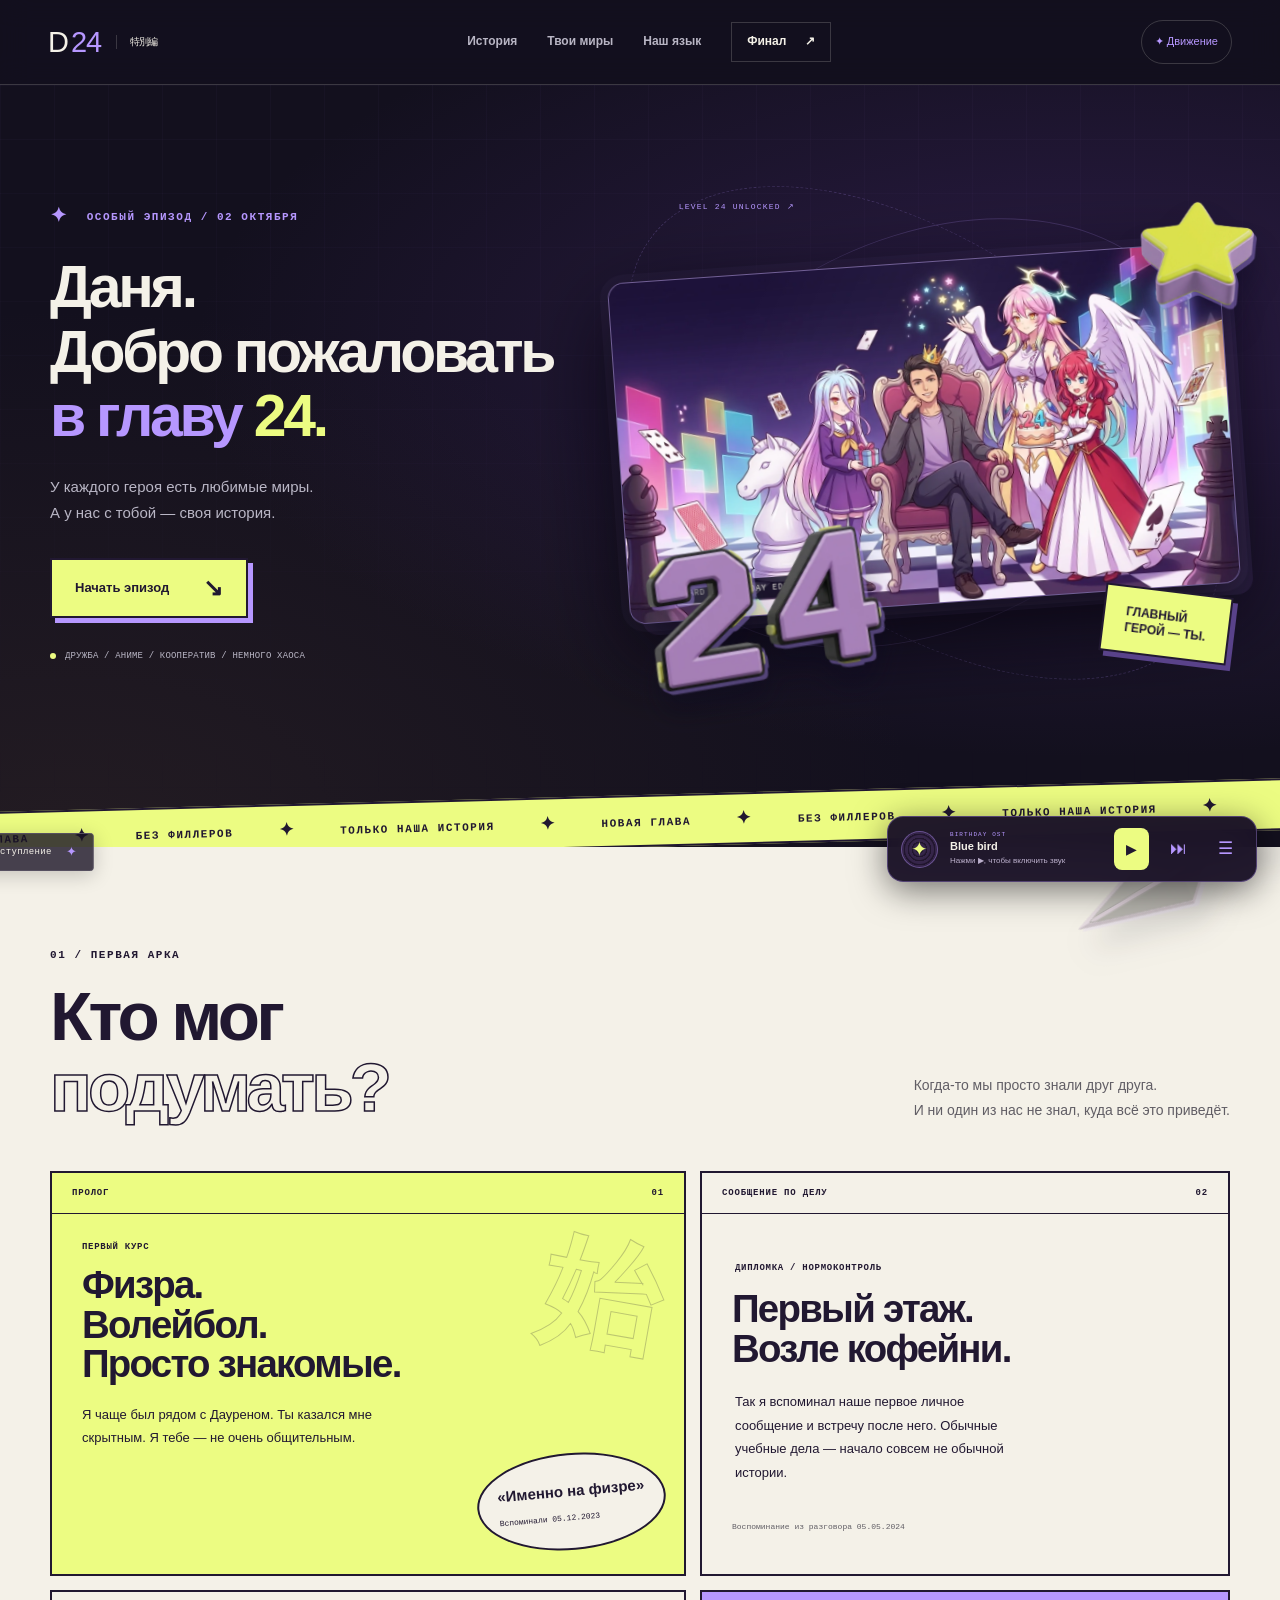
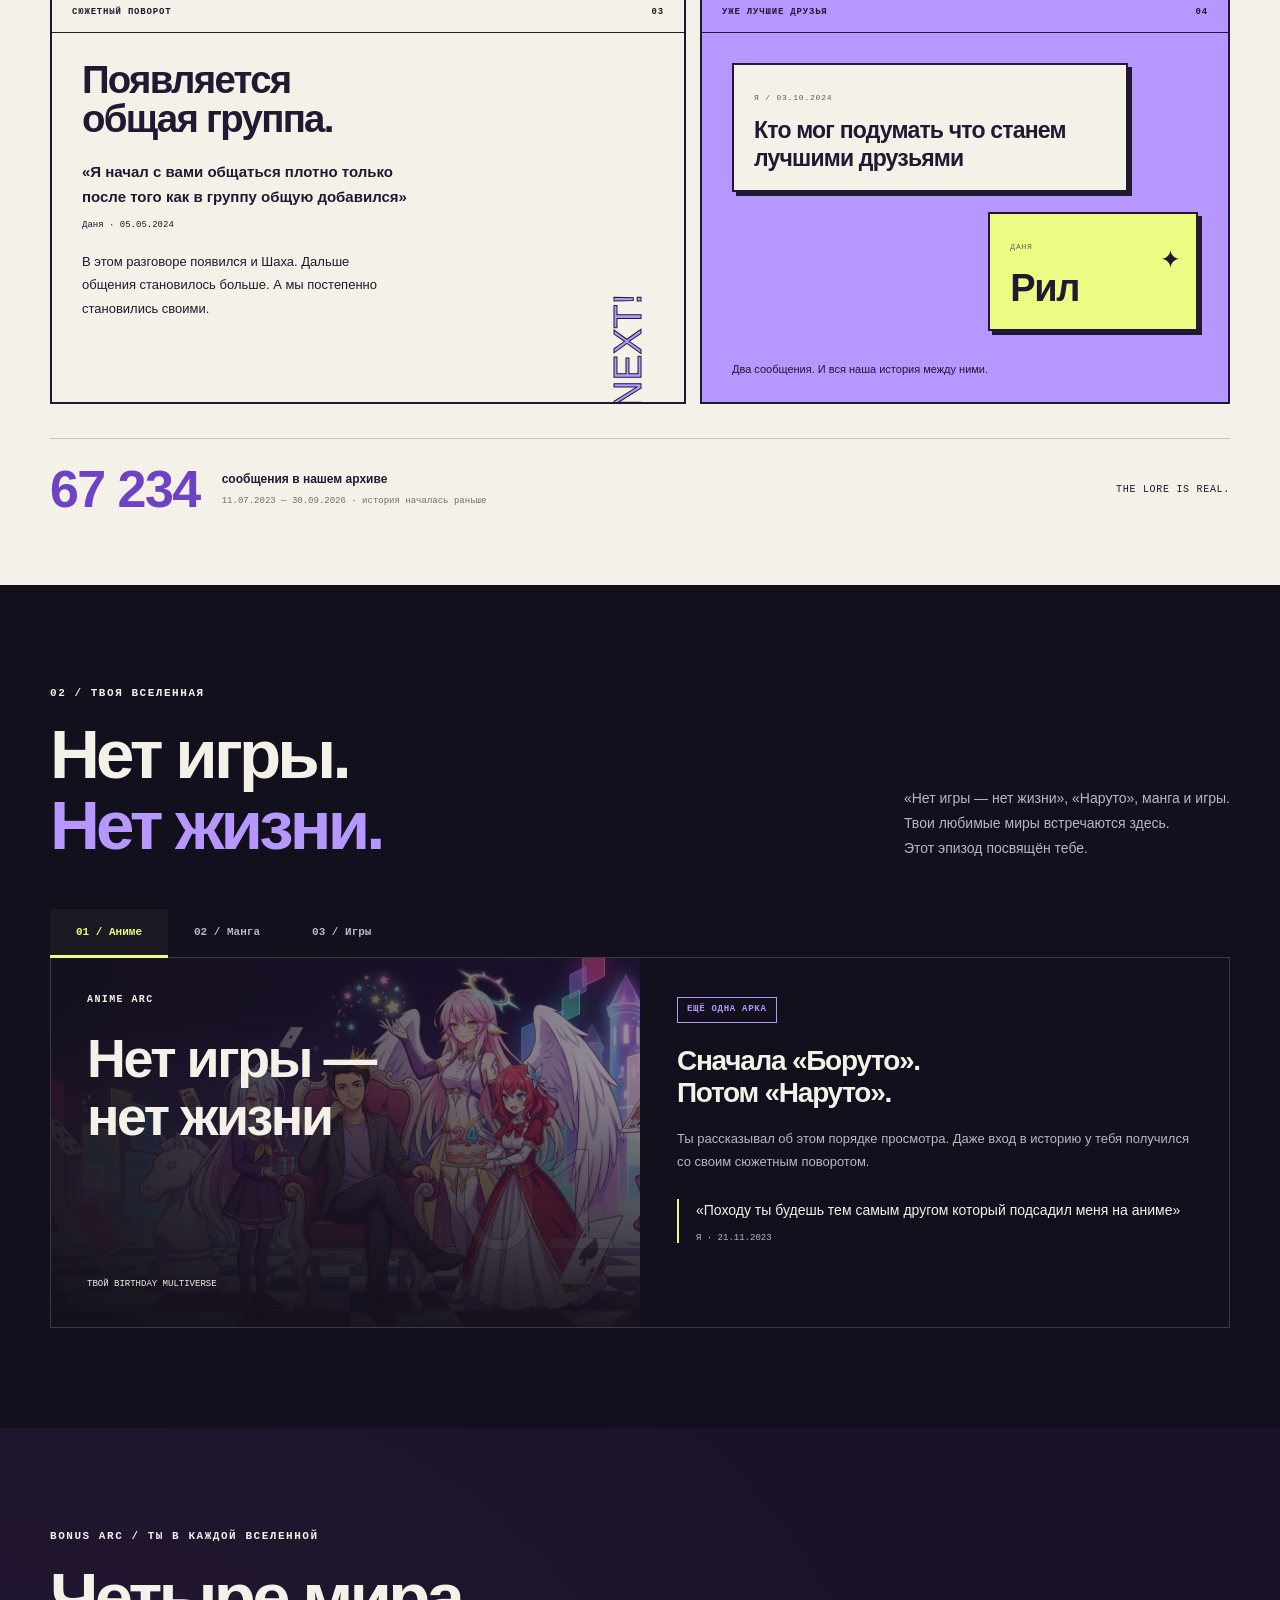
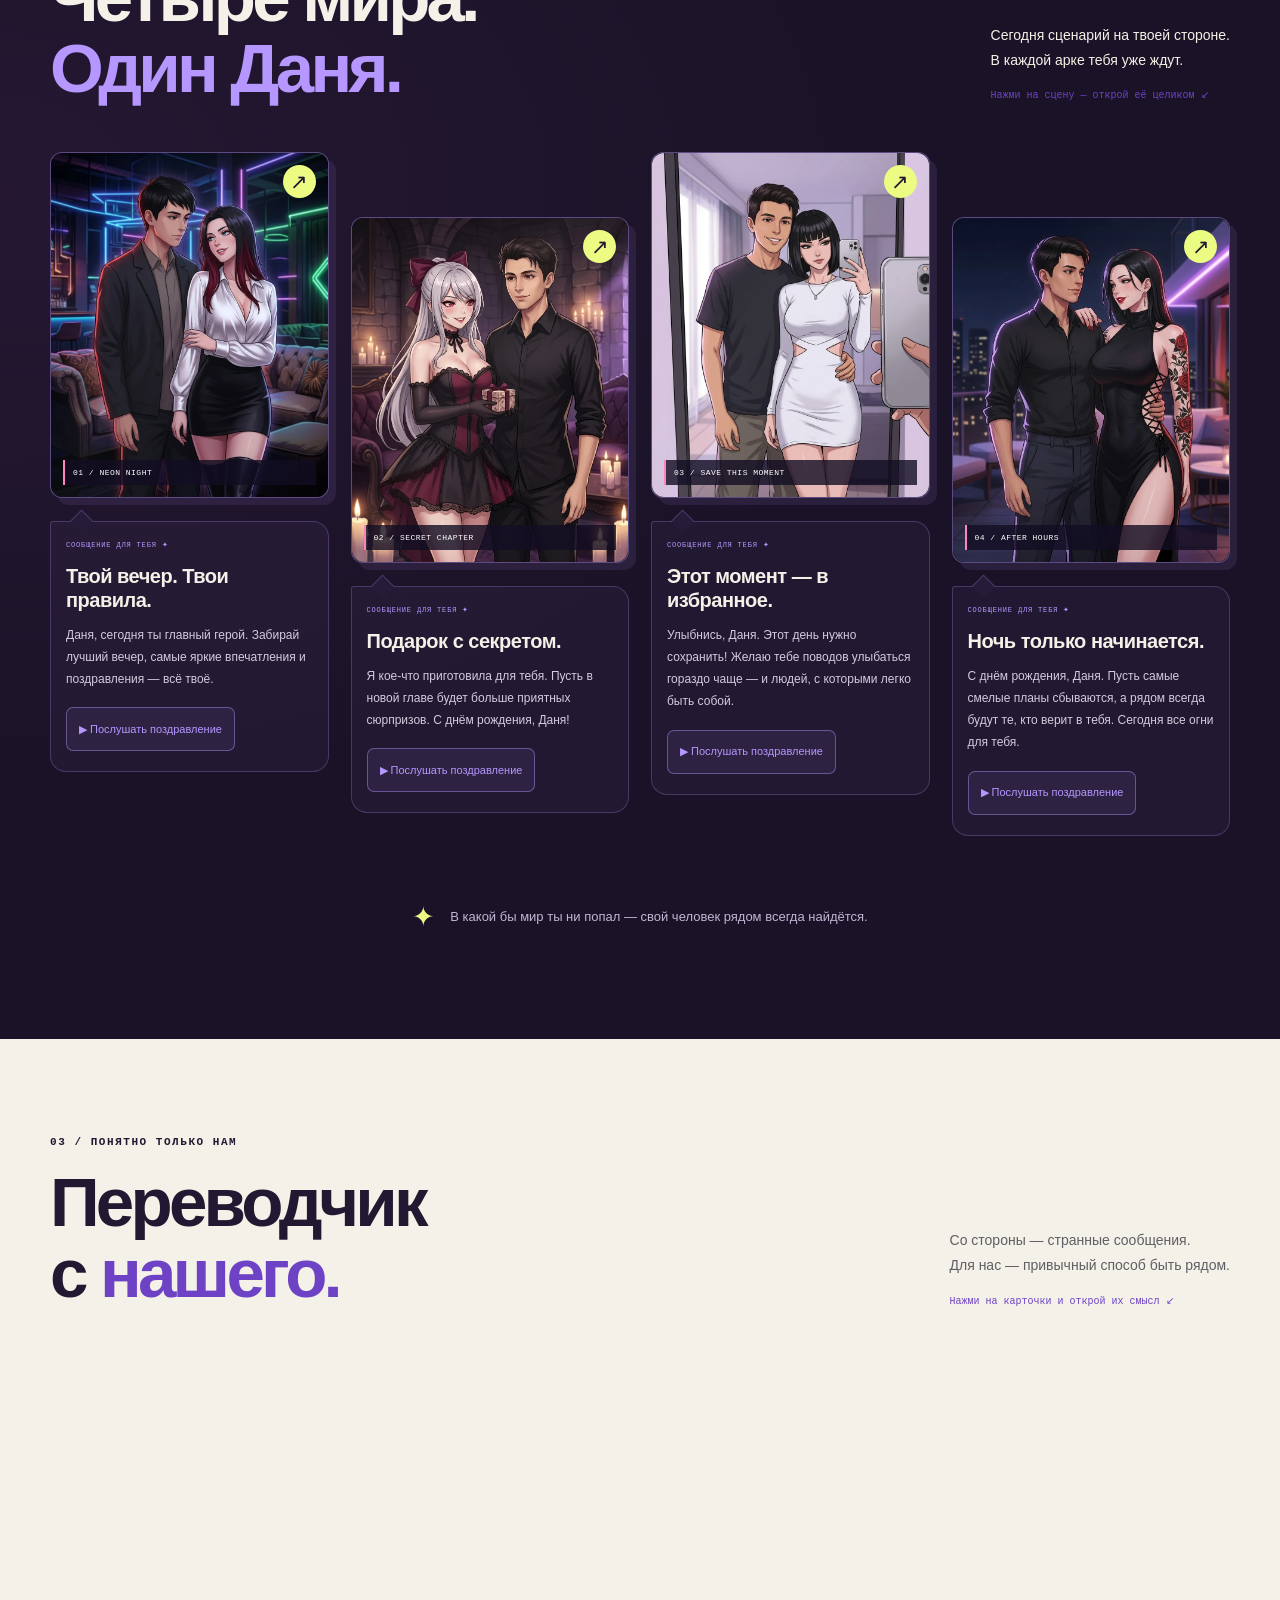
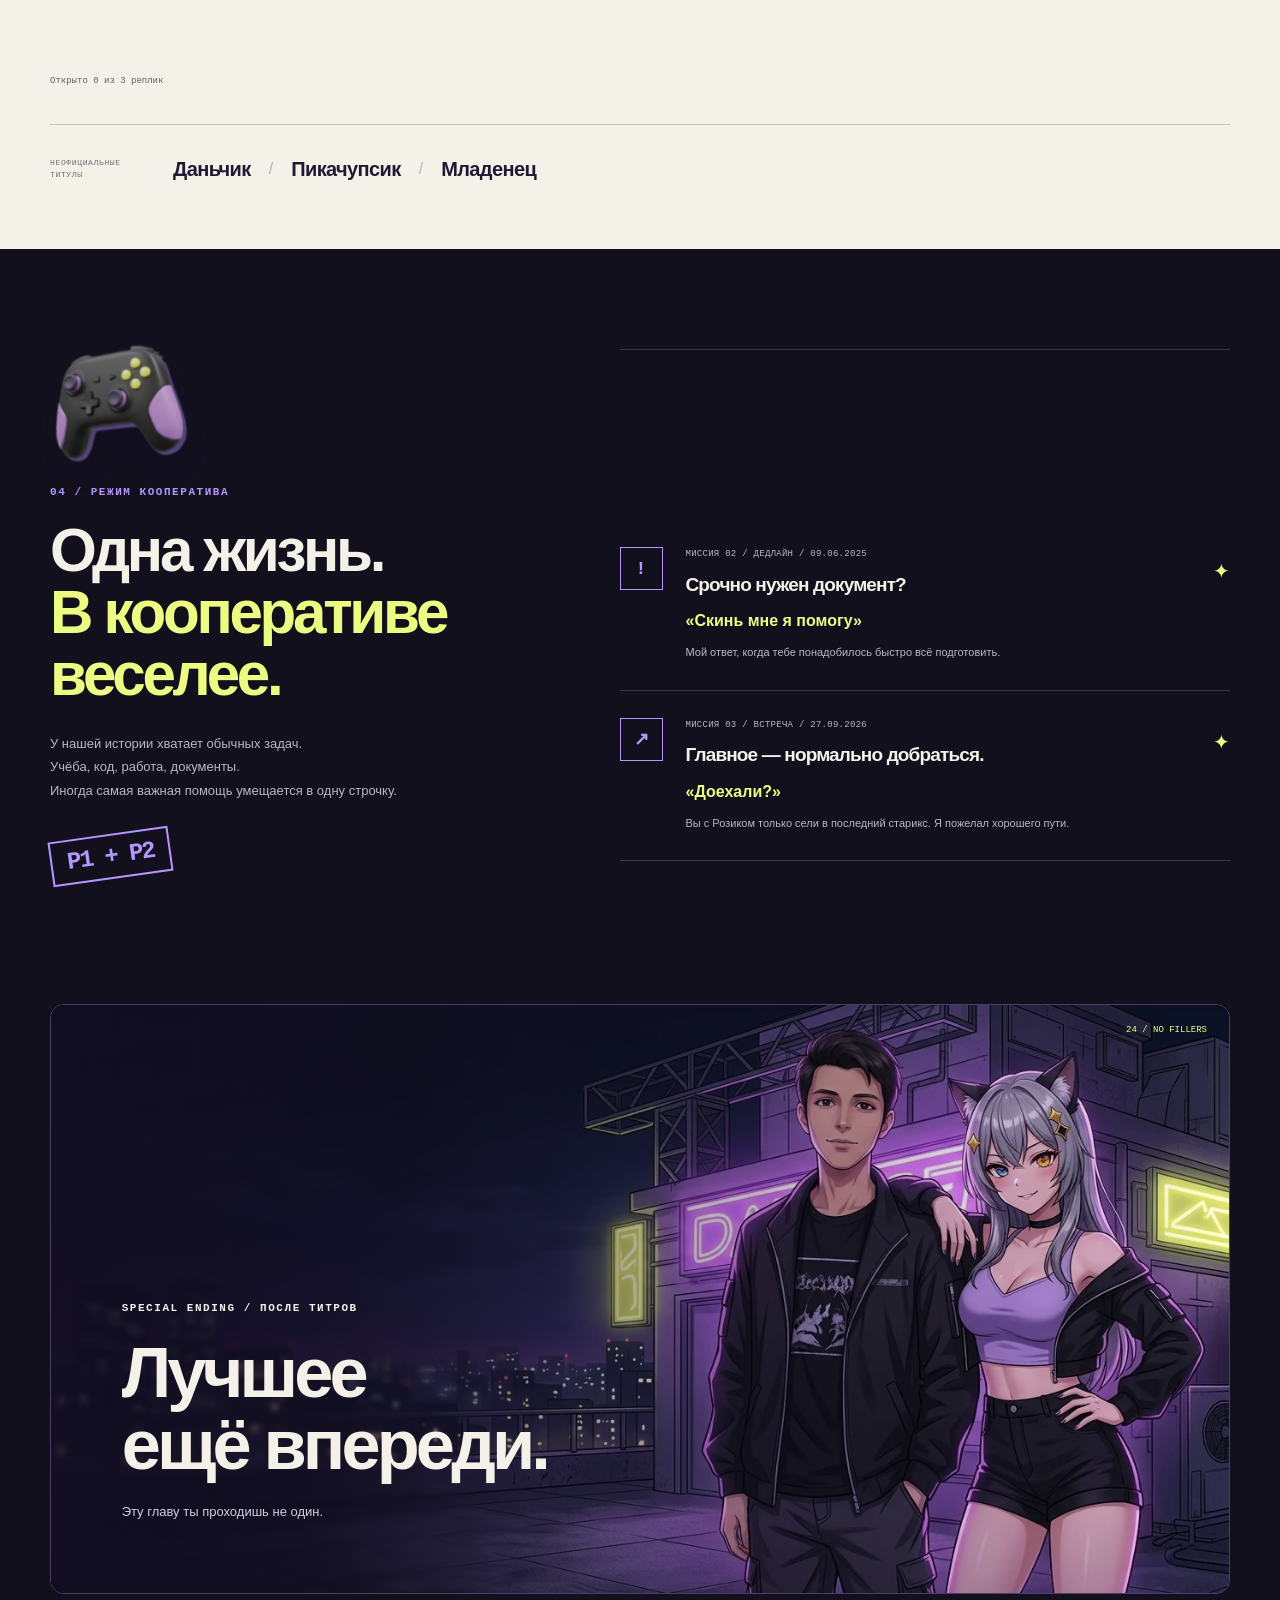
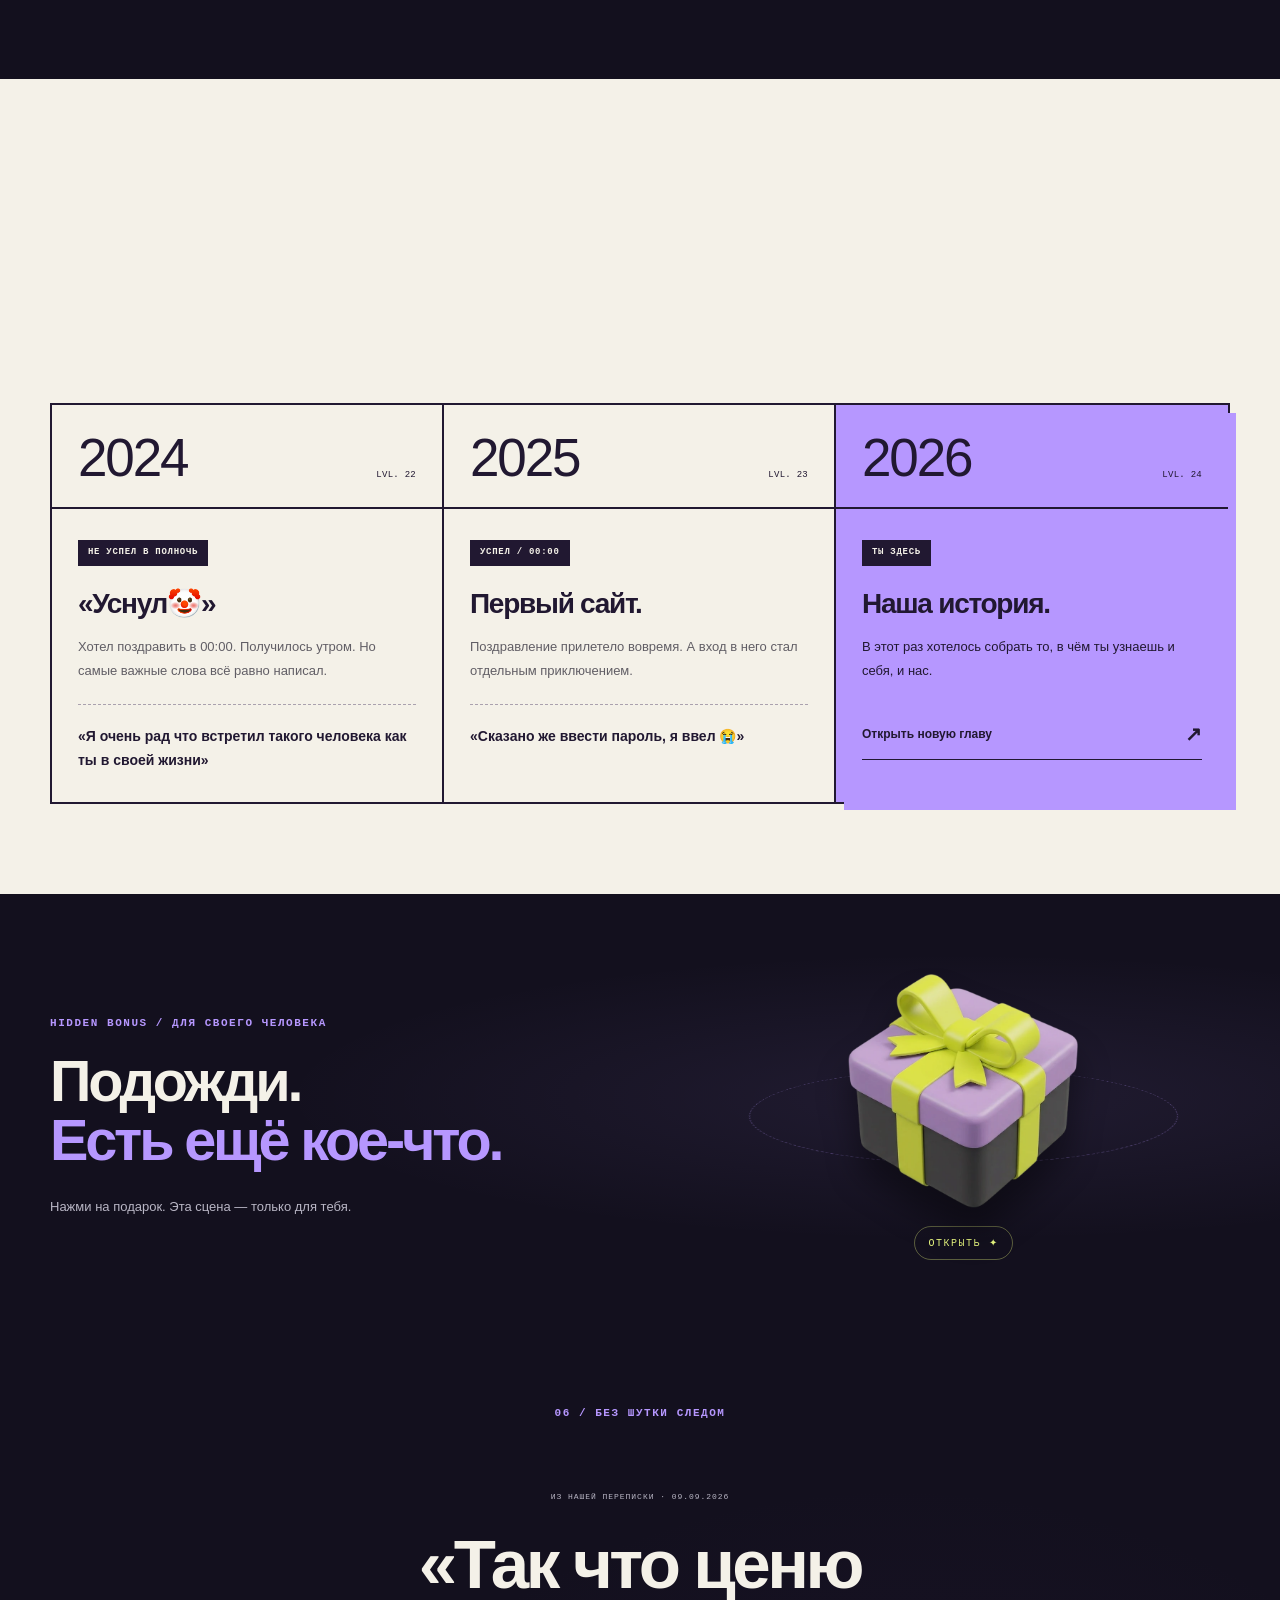
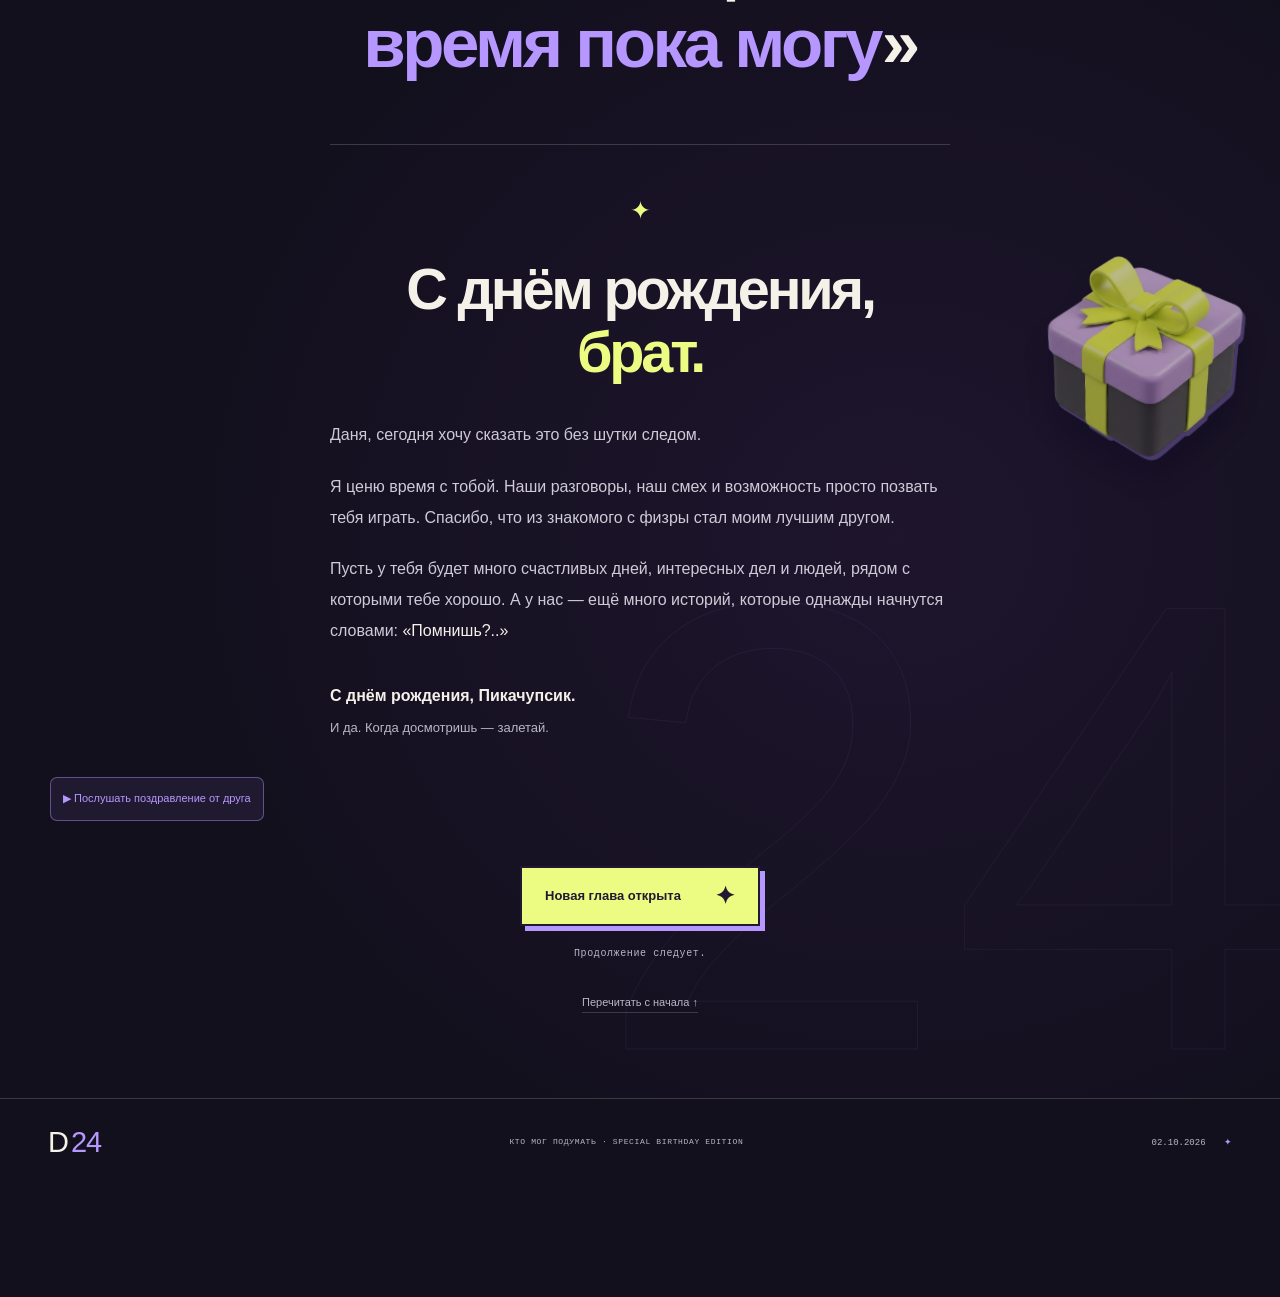
<file: index.html>
<!doctype html>
<html lang="ru">
<head>
  <meta charset="utf-8">
  <meta name="viewport" content="width=device-width, initial-scale=1">
  <meta name="theme-color" content="#181721">
  <meta name="description" content="Даня, с днём рождения. Твоя история, наша дружба и новая глава.">
  <title>Даня · Глава 24 · Birthday multiverse</title>
  <link rel="icon" href="data:,">
  <link rel="stylesheet" href="style.css">
  <script src="config.js" defer></script>
  <script src="app.js" defer></script>
</head>
<body>
  <a class="skip-link" href="#main">К содержимому</a>
  <div class="reading-progress" aria-hidden="true"><span id="progress"></span></div>
  <header class="site-header">
    <a class="wordmark" href="#opening" aria-label="Даня, начало истории">D<span>24</span><i>特別編</i></a>
    <nav aria-label="Главы истории">
      <a href="#story">История</a><a href="#worlds">Твои миры</a><a href="#dictionary">Наш язык</a><a href="#finale" class="nav-final">Финал <span aria-hidden="true">↗</span></a>
    </nav>
    <button class="motion-toggle" id="motion-toggle" type="button" aria-pressed="true" aria-label="Выключить декоративное движение">✦ <span>Движение</span></button>
  </header>

  <main id="main">
    <section id="opening" class="hero chapter" aria-labelledby="hero-title" data-label="Вступление">
      <div class="hero-grid section-width">
        <div class="hero-copy">
          <p class="eyebrow"><span class="tiny-star" aria-hidden="true">✦</span> ОСОБЫЙ ЭПИЗОД / 02 ОКТЯБРЯ</p>
          <h1 id="hero-title">Даня.<br>Добро пожаловать<br><span>в главу <em>24.</em></span></h1>
          <p class="hero-description">У каждого героя есть любимые миры.<br>А у нас с тобой — своя история.</p>
          <a class="button button-yellow" href="#story">Начать эпизод <span aria-hidden="true">↘</span></a>
          <div class="hero-footnote"><span class="signal-dot" aria-hidden="true"></span> ДРУЖБА / АНИМЕ / КООПЕРАТИВ / НЕМНОГО ХАОСА</div>
        </div>
        <div class="hero-universe" aria-label="Даня и персонажи Нет игры — нет жизни">
          <div class="orbit orbit-one" aria-hidden="true"></div><div class="orbit orbit-two" aria-hidden="true"></div>
          <div class="hero-art tilt-card" data-tilt>
            <img src="assets/posternogame.webp" width="1376" height="768" alt="Даня на троне в мире Нет игры — нет жизни, рядом Сиро, Джибрил и Стефани" fetchpriority="high">
            <span class="art-glint" aria-hidden="true"></span><span class="frame-caption">DISBOARD / BIRTHDAY EDITION</span>
          </div>
          <div class="float-object hero-number" data-parallax="0.10" aria-hidden="true"><div class="depth-object"><img src="assets/24.webp" alt="" width="700" height="400"></div></div>
          <div class="float-object hero-star" data-parallax="-0.06" aria-hidden="true"><div class="depth-object"><img src="assets/star.webp" alt="" width="440" height="440"></div></div>
          <span class="hero-sticker">ГЛАВНЫЙ<br>ГЕРОЙ — ТЫ.</span><span class="scene-coordinate" aria-hidden="true">LEVEL 24 UNLOCKED ↗</span>
        </div>
      </div>
      <div class="hero-marquee" aria-hidden="true"><div>НОВАЯ ГЛАВА <span>✦</span> БЕЗ ФИЛЛЕРОВ <span>✦</span> ТОЛЬКО НАША ИСТОРИЯ <span>✦</span> НОВАЯ ГЛАВА <span>✦</span> БЕЗ ФИЛЛЕРОВ <span>✦</span> ТОЛЬКО НАША ИСТОРИЯ <span>✦</span></div></div>
    </section>

    <section id="story" class="story-section chapter light-section" aria-labelledby="story-title" data-label="Знакомство">
      <div class="section-width">
        <div class="story-kunai float-object" data-parallax="0.08" aria-hidden="true"><div class="depth-object"><img src="assets/kunai.webp" alt="" loading="lazy"></div></div>
        <div class="section-heading"><div><p class="eyebrow">01 / ПЕРВАЯ АРКА</p><h2 id="story-title">Кто мог<br><span class="outlined">подумать?</span></h2></div><p class="section-intro">Когда-то мы просто знали друг друга.<br>И ни один из нас не знал, куда всё это приведёт.</p></div>
        <div class="manga-grid">
          <article class="manga-panel panel-first"><div class="panel-top"><span>ПРОЛОГ</span><span>01</span></div><div class="panel-symbol" aria-hidden="true">始</div><div class="panel-content"><p class="panel-kicker">ПЕРВЫЙ КУРС</p><h3>Физра.<br>Волейбол.<br>Просто знакомые.</h3><p>Я чаще был рядом с Дауреном. Ты казался мне скрытным. Я тебе — не очень общительным.</p></div><blockquote class="small-bubble">«Именно на физре»<cite>Вспоминали 05.12.2023</cite></blockquote></article>
          <article class="manga-panel panel-second"><div class="panel-top"><span>СООБЩЕНИЕ ПО ДЕЛУ</span><span>02</span></div><div class="panel-content"><p class="panel-kicker">ДИПЛОМКА / НОРМОКОНТРОЛЬ</p><h3>Первый этаж.<br>Возле кофейни.</h3><p>Так я вспоминал наше первое личное сообщение и встречу после него. Обычные учебные дела — начало совсем не обычной истории.</p></div><span class="panel-note">Воспоминание из разговора 05.05.2024</span></article>
          <article class="manga-panel panel-third"><div class="panel-top"><span>СЮЖЕТНЫЙ ПОВОРОТ</span><span>03</span></div><div class="panel-content"><h3>Появляется<br>общая группа.</h3><blockquote>«Я начал с вами общаться плотно только после того как в группу общую добавился»<cite>Даня · 05.05.2024</cite></blockquote><p>В этом разговоре появился и Шаха. Дальше общения становилось больше. А мы постепенно становились своими.</p></div><span class="impact-word" aria-hidden="true">NEXT!</span></article>
          <article class="manga-panel panel-fourth"><div class="panel-top"><span>УЖЕ ЛУЧШИЕ ДРУЗЬЯ</span><span>04</span></div><div class="chat-pair"><div class="chat-bubble"><span>Я / 03.10.2024</span><p>Кто мог подумать что станем лучшими друзьями</p></div><div class="chat-bubble reply"><span>ДАНЯ</span><p>Рил</p><span class="reply-star" aria-hidden="true">✦</span></div></div><p class="panel-bottom">Два сообщения. И вся наша история между ними.</p></article>
        </div>
        <div class="archive-stat"><strong>67 234</strong><div><span>сообщения в нашем архиве</span><small>11.07.2023 — 30.09.2026 · история началась раньше</small></div><span class="stat-side" aria-hidden="true">THE LORE IS REAL.</span></div>
      </div>
    </section>

    <section id="worlds" class="worlds-section chapter" aria-labelledby="worlds-title" data-label="Твои миры">
      <div class="section-width">
        <div class="section-heading"><div><p class="eyebrow">02 / ТВОЯ ВСЕЛЕННАЯ</p><h2 id="worlds-title">Нет игры.<br><span class="purple-text">Нет жизни.</span></h2></div><p class="section-intro">«Нет игры — нет жизни», «Наруто», манга и игры.<br>Твои любимые миры встречаются здесь.<br>Этот эпизод посвящён тебе.</p></div>
        <div class="world-tabs" role="tablist" aria-label="Интересы Дани">
          <button id="tab-anime" type="button" role="tab" aria-selected="true" aria-controls="panel-anime" tabindex="0" data-world="anime">01 / Аниме</button>
          <button id="tab-manga" type="button" role="tab" aria-selected="false" aria-controls="panel-manga" tabindex="-1" data-world="manga">02 / Манга</button>
          <button id="tab-games" type="button" role="tab" aria-selected="false" aria-controls="panel-games" tabindex="-1" data-world="games">03 / Игры</button>
        </div>
        <div id="panel-anime" class="world-panel" role="tabpanel" aria-labelledby="tab-anime" tabindex="0">
          <div class="world-banner world-anime-art"><img class="world-background" src="assets/posternogame.webp" width="1376" height="768" alt="" loading="lazy"><p class="world-type">ANIME ARC</p><h3>Нет игры —<br>нет жизни</h3><span class="world-number" aria-hidden="true">01</span><p class="world-tag">ТВОЙ BIRTHDAY MULTIVERSE</p></div>
          <div class="world-details"><span class="chip">ЕЩЁ ОДНА АРКА</span><h3>Сначала «Боруто».<br>Потом «Наруто».</h3><p>Ты рассказывал об этом порядке просмотра. Даже вход в историю у тебя получился со своим сюжетным поворотом.</p><blockquote>«Походу ты будешь тем самым другом который подсадил меня на аниме»<cite>Я · 21.11.2023</cite></blockquote></div>
        </div>
        <div id="panel-manga" class="world-panel" role="tabpanel" aria-labelledby="tab-manga" tabindex="0" hidden>
          <div class="world-banner banner-manga"><div class="world-object depth-object" aria-hidden="true"><img src="assets/manga.webp" alt="" loading="lazy"></div><p class="world-type">MANGA ARC</p><h3>Ещё одну<br>главу.</h3><span class="world-number" aria-hidden="true">02</span><p class="world-tag">И ещё одну. И, наверное, последнюю.</p></div>
          <div class="world-details"><span class="chip">НАШИ РЕКОМЕНДАЦИИ</span><h3>Манга.<br>Манхва. Мангист.</h3><p>Обсуждали, что читать, и успевали придумать собственную терминологию. В последний день этого архива — очередная новая версия.</p><blockquote>«Одобрено третьим мангистом»<cite>Я · 30.09.2026</cite></blockquote><blockquote class="compact-quote">«А чё не мангуст»<cite>Даня · 30.09.2026</cite></blockquote></div>
        </div>
        <div id="panel-games" class="world-panel" role="tabpanel" aria-labelledby="tab-games" tabindex="0" hidden>
          <div class="world-banner banner-games"><div class="world-object depth-object" aria-hidden="true"><img src="assets/gamepad.webp" alt="" loading="lazy"></div><p class="world-type">CO-OP ARC</p><h3>Залетай.<br>Я помогу.</h3><span class="world-number" aria-hidden="true">03</span><p class="world-tag">КС / Геншин / общие вечера</p></div>
          <div class="world-details"><span class="chip">PLAYER TWO CONNECTED</span><h3>Иногда лучший план —<br>поиграть вместе.</h3><p>После поздравления в 2025-м ты уже звал меня в «Геншин». Можно было выбрать босса — или просто остаться вместе в игре.</p><blockquote>«Я тебе любых боссов ваншотну»<cite>Даня · 02.10.2025</cite></blockquote><p class="quiet-note">Тот самый человек, которому можно написать: «Кс ехало».</p></div>
        </div>
      </div>
    </section>

    <section id="multiverse" class="multiverse-section chapter" data-label="Мультивселенная" aria-labelledby="multiverse-title">
      <div class="section-width">
        <div class="section-heading"><div><p class="eyebrow">BONUS ARC / ТЫ В КАЖДОЙ ВСЕЛЕННОЙ</p><h2 id="multiverse-title">Четыре мира.<br><span class="purple-text">Один Даня.</span></h2></div><p class="section-intro">Сегодня сценарий на твоей стороне.<br>В каждой арке тебя уже ждут.<br><span class="interaction-hint">Нажми на сцену — открой её целиком ↙</span></p></div>
        <div class="scene-grid">
          <article class="scene-card" data-scene="neon"><button class="scene-image tilt-card" data-tilt data-full="assets/blackwhitegirl.webp" data-caption="Твой вечер. Твои правила." type="button" aria-label="Открыть сцену: Твой вечер. Твои правила."><img src="assets/blackwhitegirl.webp" width="928" height="1152" alt="Даня в аниме-сцене: Твой вечер. Твои правила." loading="lazy" decoding="async"><span class="scene-open" aria-hidden="true">↗</span><span class="scene-index">01 / NEON NIGHT</span><span class="art-glint" aria-hidden="true"></span></button><div class="scene-dialogue"><span class="dialogue-label">СООБЩЕНИЕ ДЛЯ ТЕБЯ ✦</span><h3>Твой вечер. Твои правила.</h3><p>Даня, сегодня ты главный герой. Забирай лучший вечер, самые яркие впечатления и поздравления — всё твоё.</p><button type="button" class="voice-button" data-voice="neon" hidden>▶ Послушать поздравление</button></div></article>
          <article class="scene-card" data-scene="gothic"><button class="scene-image tilt-card" data-tilt data-full="assets/gothic.webp" data-caption="Подарок с секретом." type="button" aria-label="Открыть сцену: Подарок с секретом."><img src="assets/gothic.webp" width="928" height="1152" alt="Даня в аниме-сцене: Подарок с секретом." loading="lazy" decoding="async"><span class="scene-open" aria-hidden="true">↗</span><span class="scene-index">02 / SECRET CHAPTER</span><span class="art-glint" aria-hidden="true"></span></button><div class="scene-dialogue"><span class="dialogue-label">СООБЩЕНИЕ ДЛЯ ТЕБЯ ✦</span><h3>Подарок с секретом.</h3><p>Я кое-что приготовила для тебя. Пусть в новой главе будет больше приятных сюрпризов. С днём рождения, Даня!</p><button type="button" class="voice-button" data-voice="gothic" hidden>▶ Послушать поздравление</button></div></article>
          <article class="scene-card" data-scene="mirror"><button class="scene-image tilt-card" data-tilt data-full="assets/shorthair.webp" data-caption="Этот момент — в избранное." type="button" aria-label="Открыть сцену: Этот момент — в избранное."><img src="assets/shorthair.webp" width="928" height="1152" alt="Даня в аниме-сцене: Этот момент — в избранное." loading="lazy" decoding="async"><span class="scene-open" aria-hidden="true">↗</span><span class="scene-index">03 / SAVE THIS MOMENT</span><span class="art-glint" aria-hidden="true"></span></button><div class="scene-dialogue"><span class="dialogue-label">СООБЩЕНИЕ ДЛЯ ТЕБЯ ✦</span><h3>Этот момент — в избранное.</h3><p>Улыбнись, Даня. Этот день нужно сохранить! Желаю тебе поводов улыбаться гораздо чаще — и людей, с которыми легко быть собой.</p><button type="button" class="voice-button" data-voice="mirror" hidden>▶ Послушать поздравление</button></div></article>
          <article class="scene-card" data-scene="rose"><button class="scene-image tilt-card" data-tilt data-full="assets/rosewoman.webp" data-caption="Ночь только начинается." type="button" aria-label="Открыть сцену: Ночь только начинается."><img src="assets/rosewoman.webp" width="928" height="1152" alt="Даня в аниме-сцене: Ночь только начинается." loading="lazy" decoding="async"><span class="scene-open" aria-hidden="true">↗</span><span class="scene-index">04 / AFTER HOURS</span><span class="art-glint" aria-hidden="true"></span></button><div class="scene-dialogue"><span class="dialogue-label">СООБЩЕНИЕ ДЛЯ ТЕБЯ ✦</span><h3>Ночь только начинается.</h3><p>С днём рождения, Даня. Пусть самые смелые планы сбываются, а рядом всегда будут те, кто верит в тебя. Сегодня все огни для тебя.</p><button type="button" class="voice-button" data-voice="rose" hidden>▶ Послушать поздравление</button></div></article>
        </div>
        <div class="multiverse-footnote"><span>✦</span> В какой бы мир ты ни попал — свой человек рядом всегда найдётся.</div>
      </div>
    </section>
    <section id="dictionary" class="dictionary-section chapter light-section" aria-labelledby="dictionary-title" data-label="Наш язык">
      <div class="section-width">
        <div class="section-heading"><div><p class="eyebrow">03 / ПОНЯТНО ТОЛЬКО НАМ</p><h2 id="dictionary-title">Переводчик<br>с <span class="purple-ink">нашего.</span></h2></div><p class="section-intro">Со стороны — странные сообщения.<br>Для нас — привычный способ быть рядом.<br><span class="interaction-hint">Нажми на карточки и открой их смысл ↙</span></p></div>
        <div class="quote-grid">
          <button type="button" class="quote-card" data-quote="0" aria-expanded="false" aria-controls="quote-answer-0"><span class="quote-meta"><span>РЕПЛИКА 01</span><span class="quote-toggle" aria-hidden="true">+</span></span><strong>«Позже буду<br>дружить с тобой»</strong><span class="quote-source">Я · 15.10.2024</span><span id="quote-answer-0" class="quote-answer" hidden>Очень наш способ сказать: сейчас занят, но никуда не делся.</span><span class="quote-bottom">НАШ РЕЖИМ ОЖИДАНИЯ <span aria-hidden="true">↗</span></span></button>
          <button type="button" class="quote-card yellow-card" data-quote="1" aria-expanded="false" aria-controls="quote-answer-1"><span class="quote-meta"><span>РЕПЛИКА 02</span><span class="quote-toggle" aria-hidden="true">+</span></span><strong>«А я говорил<br>что я любя»</strong><span class="quote-source">Я · 15.10.2024</span><span id="quote-answer-1" class="quote-answer" hidden>Даня ответил: «Верю». Главное пояснение к нашему юмору.</span><span class="quote-bottom">ПЕРЕВОД: ТЫ МНЕ ДОРОГ <span aria-hidden="true">↗</span></span></button>
          <button type="button" class="quote-card purple-card" data-quote="2" aria-expanded="false" aria-controls="quote-answer-2"><span class="quote-meta"><span>РЕПЛИКА 03</span><span class="quote-toggle" aria-hidden="true">+</span></span><strong>«Всегда<br>желанные гости :)»</strong><span class="quote-source">Даня · 12.04.2026</span><span id="quote-answer-2" class="quote-answer" hidden>Ответ на благодарность твоим домашним за гостеприимство. Самая тёплая из этих трёх реплик.</span><span class="quote-bottom">ПЕРЕВОД: ПРИЕЗЖАЙТЕ ЕЩЁ <span aria-hidden="true">↗</span></span></button>
        </div>
        <div class="dictionary-footer"><p id="quote-progress" role="status" aria-live="polite">Открыто 0 из 3 реплик</p><span class="dictionary-secret" id="quote-secret" hidden>Перевод завершён. Вы просто очень свои. ✦</span></div>
        <div class="nickname-strip"><span>НЕОФИЦИАЛЬНЫЕ ТИТУЛЫ</span><b>Даньчик</b><i aria-hidden="true">/</i><b>Пикачупсик</b><i aria-hidden="true">/</i><b>Младенец</b></div>
      </div>
    </section>

    <section id="coop" class="coop-section chapter" aria-labelledby="coop-title" data-label="Кооператив">
      <div class="section-width coop-layout">
        <div class="coop-intro"><div class="coop-controller depth-object" aria-hidden="true"><img src="assets/gamepad.webp" alt="" loading="lazy"></div><p class="eyebrow">04 / РЕЖИМ КООПЕРАТИВА</p><h2 id="coop-title">Одна жизнь.<br><span class="yellow-text">В кооперативе<br>веселее.</span></h2><p>У нашей истории хватает обычных задач.<br>Учёба, код, работа, документы.<br>Иногда самая важная помощь умещается в одну строчку.</p><span class="coop-stamp" aria-hidden="true">P1 + P2</span></div>
        <div class="quest-list">
          <article class="quest"><div class="quest-icon" aria-hidden="true">{ }</div><div><p class="quest-meta">МИССИЯ 01 / КОД / 29.09.2025</p><h3>Стили не собираются?</h3><blockquote>«Гуд, тогда сам сделаю»</blockquote><p>Твой ответ после предложения помочь с кодом.</p></div><span class="quest-check" aria-label="Вместе">✦</span></article>
          <article class="quest"><div class="quest-icon" aria-hidden="true">!</div><div><p class="quest-meta">МИССИЯ 02 / ДЕДЛАЙН / 09.06.2025</p><h3>Срочно нужен документ?</h3><blockquote>«Скинь мне я помогу»</blockquote><p>Мой ответ, когда тебе понадобилось быстро всё подготовить.</p></div><span class="quest-check" aria-label="Вместе">✦</span></article>
          <article class="quest"><div class="quest-icon" aria-hidden="true">↗</div><div><p class="quest-meta">МИССИЯ 03 / ВСТРЕЧА / 27.09.2026</p><h3>Главное — нормально добраться.</h3><blockquote>«Доехали?»</blockquote><p>Вы с Розиком только сели в последний старикс. Я пожелал хорошего пути.</p></div><span class="quest-check" aria-label="Вместе">✦</span></article>
        </div>
      </div>
    </section>

    <section class="cinema-section" aria-labelledby="cinema-title"><div class="cinema-frame tilt-card" data-tilt><img src="assets/poster.webp" width="1376" height="768" alt="Даня с девушкой с кошачьими ушками на неоновой крыше" loading="lazy"><div class="cinema-caption"><p class="eyebrow">SPECIAL ENDING / ПОСЛЕ ТИТРОВ</p><h2 id="cinema-title">Лучшее<br>ещё впереди.</h2><p>Эту главу ты проходишь не один.</p></div><span class="cinema-tag">24 / NO FILLERS</span></div></section>
    <section id="birthdays" class="birthdays-section chapter light-section" aria-labelledby="birthdays-title" data-label="Традиция">
      <div class="section-width">
        <div class="section-heading"><div><p class="eyebrow">05 / ЕЖЕГОДНЫЙ СПЕЦЭПИЗОД</p><h2 id="birthdays-title">Традиция<br><span class="outlined">продолжается.</span></h2></div><p class="section-intro">Каждый год — ещё один способ сказать,<br>как я рад, что ты есть в моей жизни.</p></div>
        <div class="birthday-grid">
          <article class="birthday-card"><div class="birthday-year">2024<span>LVL. 22</span></div><div class="birthday-detail"><span class="chip dark-chip">НЕ УСПЕЛ В ПОЛНОЧЬ</span><h3>«Уснул🤡»</h3><p>Хотел поздравить в 00:00. Получилось утром. Но самые важные слова всё равно написал.</p><blockquote>«Я очень рад что встретил такого человека как ты в своей жизни»</blockquote></div></article>
          <article class="birthday-card"><div class="birthday-year">2025<span>LVL. 23</span></div><div class="birthday-detail"><span class="chip dark-chip">УСПЕЛ / 00:00</span><h3>Первый сайт.</h3><p>Поздравление прилетело вовремя. А вход в него стал отдельным приключением.</p><blockquote>«Сказано же ввести пароль, я ввел 😭»</blockquote></div></article>
          <article class="birthday-card birthday-current"><div class="birthday-year">2026<span>LVL. 24</span></div><div class="birthday-detail"><span class="chip dark-chip">ТЫ ЗДЕСЬ</span><h3>Наша история.</h3><p>В этот раз хотелось собрать то, в чём ты узнаешь и себя, и нас.</p><a href="#finale" class="text-link">Открыть новую главу <span aria-hidden="true">↗</span></a></div></article>
        </div>
      </div>
    </section>

    <section class="gift-section" aria-labelledby="gift-title"><div class="section-width gift-layout"><div><p class="eyebrow">HIDDEN BONUS / ДЛЯ СВОЕГО ЧЕЛОВЕКА</p><h2 id="gift-title">Подожди.<br><span class="purple-text">Есть ещё кое-что.</span></h2><p class="gift-hint">Нажми на подарок. Эта сцена — только для тебя.</p></div><div class="gift-stage"><div class="gift-ring" aria-hidden="true"></div><button id="gift-open" type="button" class="gift-button" aria-expanded="false" aria-controls="gift-secret" aria-label="Открыть секретный подарок"><img src="assets/gift.webp" alt="Подарок с лаймовым бантом" loading="lazy"><span>ОТКРЫТЬ ✦</span></button><div class="gift-secret" id="gift-secret" hidden><span>✦ SECRET ACHIEVEMENT ✦</span><h3>Свой человек.<br>Во всех вселенных.</h3><p>Редкая находка. Уже в моей жизни.<br>Спасибо, что это ты, Даня.</p></div></div></div></section>
    <section id="finale" class="finale-section chapter" aria-labelledby="finale-title" data-label="Поздравление">
      <div class="section-width">
        <p class="eyebrow">06 / БЕЗ ШУТКИ СЛЕДОМ</p>
        <div class="memory-line"><span>ИЗ НАШЕЙ ПЕРЕПИСКИ · 09.09.2026</span><blockquote>«Так что ценю<br><em>время пока могу</em>»</blockquote></div>
        <div class="finale-gift float-object" data-parallax="0.05" aria-hidden="true"><div class="depth-object"><img src="assets/gift.webp" alt="" loading="lazy"></div></div>
        <div class="finale-letter"><span class="letter-mark" aria-hidden="true">✦</span><h2 id="finale-title">С днём рождения,<br><span>брат.</span></h2><p>Даня, сегодня хочу сказать это без шутки следом.</p><p>Я ценю время с тобой. Наши разговоры, наш смех и возможность просто позвать тебя играть. Спасибо, что из знакомого с физры стал моим лучшим другом.</p><p>Пусть у тебя будет много счастливых дней, интересных дел и людей, рядом с которыми тебе хорошо. А у нас — ещё много историй, которые однажды начнутся словами: <em>«Помнишь?..»</em></p><p class="letter-signature">С днём рождения, Пикачупсик.<br><span>И да. Когда досмотришь — залетай.</span></p></div>
        <button type="button" class="voice-button finale-voice" data-voice="finale" hidden>▶ Послушать поздравление от друга</button>
        <div class="finale-actions"><button type="button" class="button button-yellow" id="celebrate">Новая глава открыта <span aria-hidden="true">✦</span></button><p id="celebration-status" role="status" aria-live="polite">Продолжение следует.</p></div>
        <a class="back-link" href="#opening">Перечитать с начала ↑</a>
      </div>
      <span class="finale-watermark" aria-hidden="true">24</span>
    </section>
  </main>
  <footer class="site-footer"><a class="wordmark" href="#opening">D<span>24</span></a><p>КТО МОГ ПОДУМАТЬ · SPECIAL BIRTHDAY EDITION</p><span>02.10.2026 <span aria-hidden="true">✦</span></span></footer>
  <div class="chapter-indicator" aria-hidden="true"><span id="chapter-number">00</span><span id="chapter-label">Вступление</span><span class="indicator-star">✦</span></div>
  <aside class="music-player" aria-label="Музыкальный плеер">
    <div class="music-disc" aria-hidden="true"><span>✦</span></div>
    <div class="music-info"><span class="music-caption">BIRTHDAY OST</span><span id="track-title">Твой саундтрек</span><span id="music-status" role="status">Выбери музыку для этого вечера</span></div>
    <button id="music-play" class="player-button play-button" type="button" aria-label="Включить музыку">▶</button>
    <button id="music-next" class="player-button" type="button" aria-label="Следующий трек" disabled>⏭</button>
    <button id="music-settings" class="player-button" type="button" aria-label="Настройки музыки" aria-expanded="false" aria-controls="music-panel">☰</button>
    <div class="music-panel" id="music-panel" hidden><div class="music-panel-top"><strong>ТВОЙ САУНДТРЕК</strong><button id="music-add" type="button">＋ Выбрать файлы</button></div><ol id="track-list"></ol><label class="volume-label">Громкость <input id="music-volume" type="range" min="0" max="100" value="45"></label><label class="seek-label">Позиция <input id="music-seek" type="range" min="0" max="1000" value="0" disabled></label><div class="music-time"><span id="music-time">0:00 / 0:00</span><button id="voice-stop" type="button" hidden>■ Остановить голос</button></div><label id="autovoice-label" class="autovoice-label" hidden><input id="autovoice" type="checkbox" checked> Озвучка сцен при прокрутке</label></div>
  </aside>
  <input id="music-files" type="file" accept="audio/*,.mp3,.ogg,.wav,.m4a" multiple hidden>
  <dialog id="image-viewer" class="image-viewer"><button class="viewer-close" id="viewer-close" type="button" aria-label="Закрыть изображение">✕</button><img id="viewer-image" alt=""><p id="viewer-caption"></p></dialog>
  <div class="toast" id="toast" role="status" hidden></div>
  <noscript><p class="noscript-note">Историю можно читать без JavaScript. Для переключения интересов и открытия карточек включи JavaScript.</p></noscript>
</body>
</html>
</file>
<file: style.css>
:root{--ink:#181721;--dark:#181721;--paper:#f4f1e8;--purple:#b49aff;--purple-ink:#6e42c5;--yellow:#e9fa75;--muted:#b9b6c5;--line:rgba(244,241,232,.18);--display:Impact,'Arial Narrow','Arial Black',sans-serif;--body:Inter,-apple-system,BlinkMacSystemFont,'Segoe UI',Arial,sans-serif;--mono:'SFMono-Regular',Consolas,'Liberation Mono',monospace}
*{box-sizing:border-box}html{scroll-behavior:smooth;scroll-padding-top:95px}body{margin:0;background:var(--dark);color:var(--paper);font-family:var(--body);line-height:1.6;overflow-x:hidden}button,a{-webkit-tap-highlight-color:transparent}button{font:inherit}a{color:inherit;text-decoration:none}button{cursor:pointer}button:disabled{cursor:default}button:focus-visible,a:focus-visible,[tabindex]:focus-visible{outline:3px solid var(--purple);outline-offset:5px}h1,h2,h3,p,blockquote{margin:0}h1,h2,h3{line-height:1.03}h2{font-size:clamp(40px,5.4vw,76px);font-weight:850;letter-spacing:-.055em}h3{letter-spacing:-.045em;font-weight:800}em{font-style:normal}[hidden]{display:none!important}::selection{background:var(--purple);color:var(--ink)}.section-width{width:min(1180px,calc(100% - 96px));margin:auto}.chapter{position:relative;scroll-margin-top:0}.light-section{background:var(--paper);color:var(--ink)}.eyebrow{font:600 11px/1.5 var(--mono);letter-spacing:.14em;text-transform:uppercase}.purple-text{color:var(--purple)}.yellow-text{color:var(--yellow)}.purple-ink{color:var(--purple-ink)}.outlined{-webkit-text-stroke:1.5px var(--ink);color:transparent}.chip{display:inline-block;padding:5px 9px;border:1px solid currentColor;font:600 9px/1.5 var(--mono);letter-spacing:.08em}.dark-chip{background:var(--ink);color:var(--paper);border-color:var(--ink)}.skip-link{position:fixed;top:-90px;left:15px;z-index:100;background:var(--yellow);color:var(--ink);padding:12px 20px}.skip-link:focus{top:15px}.reading-progress{position:fixed;inset:0 0 auto;z-index:60;height:3px;background:transparent}.reading-progress span{display:block;height:100%;background:var(--yellow);transform:scaleX(0);transform-origin:left}.site-header{height:85px;position:sticky;top:0;z-index:50;background:rgba(24,23,33,.96);border-bottom:1px solid var(--line);display:flex;align-items:center;justify-content:space-between;padding:0 48px;gap:30px;backdrop-filter:blur(14px)}.wordmark{font-family:var(--display);font-size:29px;line-height:1;letter-spacing:-1px;display:flex;align-items:center;gap:3px}.wordmark span{color:var(--purple)}.wordmark i{font:normal 10px var(--body);margin-left:12px;border-left:1px solid var(--line);padding-left:13px}.site-header nav{display:flex;align-items:center;gap:30px;font-size:12px;font-weight:600;color:var(--muted)}.site-header nav a{transition:color .2s}.site-header nav a:hover,.site-header nav a[aria-current]{color:var(--yellow)}.site-header nav .nav-final{border:1px solid var(--line);padding:9px 15px;color:var(--paper)}.nav-final span{margin-left:15px}.header-date{font:11px var(--mono);letter-spacing:.08em;color:var(--muted)}.button{display:inline-flex;align-items:center;justify-content:space-between;gap:34px;min-height:57px;padding:16px 23px;border:2px solid var(--ink);font-size:13px;font-weight:750;line-height:1.4;box-shadow:5px 5px 0 var(--purple);transition:transform .2s,box-shadow .2s}.button:hover{transform:translate(-2px,-2px);box-shadow:7px 7px 0 var(--purple)}.button:active{transform:translate(3px,3px);box-shadow:2px 2px 0 var(--purple)}.button-yellow{background:var(--yellow);color:var(--ink)}.button span{font-size:24px;line-height:1}.section-heading{display:flex;justify-content:space-between;align-items:flex-end;gap:48px;margin-bottom:48px}.section-heading .eyebrow{margin-bottom:17px}.section-intro{max-width:370px;font-size:14px;line-height:1.8}.light-section .section-intro{color:#615e65}
/* Opening: a typographic manga cover, with no media assets. */
.hero{overflow:hidden;background:radial-gradient(ellipse at 85% 20%,rgba(180,154,255,.08),transparent 56%),var(--dark)}.hero-grid{display:grid;grid-template-columns:1.13fr .87fr;gap:70px;align-items:center;padding-top:64px;padding-bottom:75px;min-height:calc(100svh - 130px)}.hero-copy .eyebrow{color:var(--purple);margin-bottom:23px}.tiny-star{font-size:20px;vertical-align:-2px;margin-right:10px}.hero h1{font-size:clamp(40px,4.8vw,68px);font-weight:850;letter-spacing:-.055em;line-height:1.07}.hero h1>span{color:var(--purple)}.hero h1 em{color:var(--yellow)}.hero-description{font-size:16px;line-height:1.75;color:var(--muted);margin-top:25px;margin-bottom:31px}.hero-footnote{display:flex;align-items:center;gap:9px;font:9px/1.6 var(--mono);letter-spacing:.02em;color:var(--muted);margin-top:31px}.signal-dot{width:6px;height:6px;border-radius:50%;background:var(--yellow);flex-shrink:0}.cover{position:relative;min-width:0;aspect-ratio:4/5;max-width:420px;max-height:none;width:100%;container-type:inline-size;justify-self:end;background:var(--purple);color:var(--ink);border:3px solid var(--ink);box-shadow:12px 12px 0 var(--paper);transform:rotate(3deg);overflow:hidden;background-image:radial-gradient(var(--ink) .6px,transparent .6px);background-size:9px 9px}.cover::before{content:'';position:absolute;inset:24% -12% 13%;background:var(--purple);transform:rotate(-16deg);border-block:2px solid var(--ink)}.cover-top{position:relative;display:flex;justify-content:space-between;padding:17px 23px;border-bottom:2px solid var(--ink);background:var(--purple);font:700 9px var(--mono);letter-spacing:.07em}.cover-title{position:absolute;top:19%;left:7%;font-family:var(--display);font-size:clamp(64px,8vw,118px);line-height:.9;letter-spacing:-.035em;transform:rotate(-3deg)}.cover-title>span{display:block;font-size:clamp(150px,19.2vw,273px);letter-spacing:-.045em;line-height:.86;-webkit-text-stroke:2px var(--ink);color:var(--paper);margin-top:11px}.cover-kanji{position:absolute;right:22px;top:77px;writing-mode:vertical-rl;font-size:26px;font-weight:900;letter-spacing:12px}.cover-stars{position:absolute;inset:55px auto auto 20px;font-size:40px;line-height:1;z-index:1}.cover-stars span{font-size:24px;position:relative;top:10px;left:0}.cover-sticker{position:absolute;right:11px;top:51%;transform:rotate(11deg);border:2px solid var(--ink);background:var(--yellow);padding:13px 12px;font-size:12px;line-height:1.1;font-weight:850;box-shadow:3px 3px 0 var(--ink)}.cover-caption{position:absolute;bottom:7%;left:7%;right:8%;display:flex;justify-content:space-between;align-items:flex-end;font-size:24px;line-height:.98;font-weight:900;letter-spacing:-.05em}.cover-caption b{font:700 22px/.9 var(--mono);text-align:right}.cover-spine{position:absolute;inset:auto 0 0;background:var(--ink);color:var(--paper);padding:8px 20px;font:8px var(--mono);letter-spacing:.17em}.hero-marquee{background:var(--yellow);color:var(--ink);border-block:2px solid var(--ink);overflow:hidden;padding:13px 0}.hero-marquee>div{width:max-content;font:700 11px var(--mono);letter-spacing:.14em;white-space:nowrap;transform:translateX(-35px)}.hero-marquee span{font-size:18px;margin:0 37px;vertical-align:-1px}
/* Friendship panels. */
.story-section{padding:100px 0 70px}.manga-grid{display:grid;grid-template-columns:1.2fr 1fr;gap:14px}.manga-panel{position:relative;overflow:hidden;border:2px solid var(--ink);min-width:0}.panel-top{display:flex;justify-content:space-between;font:700 9px var(--mono);letter-spacing:.09em;padding:15px 20px;border-bottom:1px solid var(--ink);position:relative;z-index:1}.panel-content{padding:27px 30px 30px;position:relative;z-index:1}.panel-content h3{font-size:clamp(25px,3vw,40px);margin-bottom:19px;line-height:1.03}.panel-content p{font-size:13px;max-width:300px;line-height:1.8}.panel-kicker{font:600 9px/1.5 var(--mono)!important;letter-spacing:.08em;margin-bottom:11px}.panel-first{background:var(--yellow);min-height:405px}.panel-first .panel-content{padding-right:170px}.panel-symbol{position:absolute;right:23px;top:62px;font-size:120px;line-height:1;font-weight:900;color:transparent;-webkit-text-stroke:1px var(--ink);opacity:.23;transform:rotate(10deg)}.small-bubble{position:absolute;right:18px;bottom:24px;background:var(--paper);border:2px solid var(--ink);border-radius:50%;padding:24px 19px;max-width:210px;font-size:15px;font-weight:750;transform:rotate(-5deg);z-index:2}.small-bubble cite{display:block;font:8px/1.5 var(--mono);margin-top:9px}.panel-second{background:radial-gradient(#d9d4cf .7px,transparent .7px),var(--paper);background-size:6px 6px}.panel-second .panel-content{padding-top:45px}.panel-second .panel-content p{background:var(--paper);padding:3px}.panel-note{display:block;margin:4px 30px 24px;font:8px/1.5 var(--mono);color:#615e65}.panel-third{background:var(--paper)}.panel-third .panel-content{padding-right:90px}.panel-third blockquote{font-size:15px;line-height:1.7;font-weight:650;max-width:350px;margin:20px 0}.panel-third cite{display:block;font:9px var(--mono);font-style:normal;font-weight:400;margin-top:10px}.impact-word{position:absolute;right:-2px;bottom:20px;transform:rotate(-90deg);transform-origin:center;font-family:var(--display);font-size:39px;-webkit-text-stroke:1px var(--ink);color:var(--purple)}.panel-fourth{background:var(--purple)}.chat-pair{padding:30px}.chat-bubble{position:relative;background:var(--paper);padding:17px 20px;border:2px solid var(--ink);max-width:85%;box-shadow:4px 4px 0 var(--ink)}.chat-bubble>span:first-child{font:8px var(--mono);letter-spacing:.1em;color:#615e65}.chat-bubble p{font-size:23px;line-height:1.2;letter-spacing:-.035em;font-weight:800;margin-top:10px}.chat-bubble.reply{margin:20px 0 0 auto;max-width:45%;background:var(--yellow)}.reply p{font-size:38px}.reply-star{position:absolute;right:15px;top:25px;font-size:25px}.panel-bottom{font-size:11px;margin:0 30px 25px;line-height:1.5}.archive-stat{display:flex;align-items:center;gap:22px;border-top:1px solid #c7c2bd;margin-top:34px;padding-top:24px}.archive-stat strong{font-family:var(--display);font-size:52px;letter-spacing:-.03em;line-height:1}.archive-stat>div{display:grid;gap:5px}.archive-stat>div>span{font-size:12px;font-weight:700}.archive-stat small{font:9px/1.6 var(--mono);color:#716c73}.stat-side{margin-left:auto;font:10px var(--mono);letter-spacing:.07em}
/* Three worlds, no fetch or external embeds. */
.worlds-section{padding:100px 0}.worlds-section .section-intro{color:var(--muted)}.world-tabs{display:flex;border-bottom:1px solid var(--line);margin-top:10px}.world-tabs button{background:transparent;border:0;border-bottom:3px solid transparent;padding:17px 26px;color:var(--muted);font:600 11px var(--mono);margin-bottom:-1px;transition:color .2s,background .2s}.world-tabs button[aria-selected=true]{color:var(--yellow);border-bottom-color:var(--yellow);background:rgba(233,250,117,.04)}.world-tabs button:hover{color:var(--paper)}.world-panel{display:grid;grid-template-columns:1fr 1fr;min-height:370px;border:1px solid var(--line);border-top:0}.world-banner{padding:36px;position:relative;overflow:hidden;background:var(--purple);color:var(--ink);display:flex;flex-direction:column;min-width:0}.world-banner::after{content:'';position:absolute;width:400px;height:400px;border:1px solid currentColor;opacity:.2;border-radius:50%;right:-220px;bottom:-190px;box-shadow:0 0 0 25px var(--purple),0 0 0 26px var(--ink),0 0 0 54px var(--purple),0 0 0 55px var(--ink)}.world-type{font:700 10px var(--mono);letter-spacing:.14em;margin-bottom:25px}.world-banner h3{font-size:clamp(32px,4.2vw,57px);position:relative;z-index:1;line-height:1.07}.world-number{position:absolute;right:20px;bottom:55px;font-family:var(--display);font-size:145px;line-height:1;color:transparent;-webkit-text-stroke:1px var(--ink);opacity:.24}.world-tag{position:relative;z-index:1;font:9px/1.5 var(--mono);margin-top:auto;padding-top:55px}.world-details{padding:35px 37px}.world-details .chip{color:var(--purple);margin-bottom:22px}.world-details h3{font-size:28px;line-height:1.15;margin-bottom:18px}.world-details>p{font-size:13px;color:var(--muted);line-height:1.8}.world-details blockquote{border-left:2px solid var(--yellow);padding-left:17px;font-size:14px;line-height:1.7;margin-top:25px}.world-details cite{display:block;font:9px var(--mono);color:var(--muted);margin-top:10px}.world-details .compact-quote{margin-top:15px}.world-details .quiet-note{font-size:11px;margin-top:20px}.banner-manga{background:var(--paper)}.banner-manga::after,.banner-games::after{box-shadow:none}.banner-games{background:var(--yellow)}
/* Quoted conversations: interpretations revealed on click. */
.dictionary-section{padding:95px 0 64px}.interaction-hint{display:block;font:10px/1.6 var(--mono);color:var(--purple-ink);margin-top:15px}.quote-grid{display:grid;grid-template-columns:repeat(3,1fr);gap:17px}.quote-card{background:var(--paper);border:2px solid var(--ink);color:var(--ink);padding:20px 23px;text-align:left;display:flex;flex-direction:column;align-items:stretch;min-width:0;min-height:285px;box-shadow:4px 4px 0 var(--ink);transition:transform .2s,box-shadow .2s}.quote-card:hover{transform:translateY(-4px);box-shadow:4px 8px 0 var(--ink)}.quote-card[aria-expanded=true]{box-shadow:4px 4px 0 var(--purple-ink)}.quote-meta{display:flex;align-items:center;justify-content:space-between;font:700 9px var(--mono);letter-spacing:.08em}.quote-toggle{font-size:24px;font-weight:400;line-height:1}.quote-card strong{font-size:clamp(19px,2.4vw,30px);line-height:1.2;letter-spacing:-.045em;margin-top:28px}.quote-source{font:9px var(--mono);margin-top:15px;color:#625c68}.quote-answer{font-size:13px;line-height:1.7;margin-top:20px;padding-top:15px;border-top:1px dashed currentColor}.quote-bottom{font:700 8px/1.5 var(--mono);letter-spacing:.04em;display:flex;justify-content:space-between;align-items:center;gap:8px;margin-top:auto;padding-top:32px}.quote-bottom>span{font-size:19px}.yellow-card{background:var(--yellow)}.purple-card{background:var(--purple)}.dictionary-footer{display:flex;align-items:center;justify-content:space-between;gap:15px;margin-top:26px;font:9px/1.6 var(--mono);color:#625c68;min-height:25px}.dictionary-secret{color:var(--purple-ink);font-weight:700}.nickname-strip{display:flex;align-items:center;flex-wrap:wrap;gap:18px;border-top:1px solid #c7c2bd;margin-top:30px;padding-top:28px}.nickname-strip>span{font:8px/1.5 var(--mono);max-width:95px;letter-spacing:.08em;margin-right:10px;color:#716c73}.nickname-strip b{font-size:20px;letter-spacing:-.03em}.nickname-strip i{font-style:normal;color:#b8b0ba}
/* Co-op missions. */
.coop-section{padding:100px 0;overflow:hidden}.coop-layout{display:grid;grid-template-columns:.9fr 1.1fr;gap:70px}.coop-intro .eyebrow{color:var(--purple);margin-bottom:20px}.coop-intro h2{font-size:clamp(38px,4.7vw,63px)}.coop-intro>p:not(.eyebrow){font-size:13px;line-height:1.8;color:var(--muted);margin-top:26px}.coop-stamp{display:inline-block;border:2px solid var(--purple);color:var(--purple);padding:7px 15px;font:900 24px var(--mono);letter-spacing:-.08em;margin-top:32px;transform:rotate(-8deg)}.quest-list{border-top:1px solid var(--line)}.quest{display:grid;grid-template-columns:48px 1fr 17px;gap:18px;padding:27px 0;border-bottom:1px solid var(--line)}.quest-icon{width:43px;height:43px;border:1px solid var(--purple);color:var(--purple);display:grid;place-items:center;font:600 18px var(--mono)}.quest-meta{font:9px/1.6 var(--mono);color:var(--muted);letter-spacing:.03em;margin-bottom:12px}.quest h3{font-size:19px;line-height:1.2;margin-bottom:12px}.quest blockquote{font-size:16px;color:var(--yellow);font-weight:600}.quest p:last-child{font-size:11px;line-height:1.8;color:var(--muted);margin-top:9px}.quest-check{color:var(--yellow);font-size:20px;margin-top:8px}
/* Birthday archive. */
.birthdays-section{padding:100px 0 90px}.birthday-grid{display:grid;grid-template-columns:repeat(3,1fr);border:2px solid var(--ink)}.birthday-card{min-width:0;display:flex;flex-direction:column;border-right:2px solid var(--ink)}.birthday-card:last-child{border-right:0}.birthday-year{padding:26px 26px 23px;display:flex;justify-content:space-between;align-items:flex-end;font-family:var(--display);font-size:53px;line-height:1;border-bottom:2px solid var(--ink);letter-spacing:-.04em}.birthday-year span{font:9px var(--mono);letter-spacing:.03em;padding-bottom:4px}.birthday-detail{padding:27px 26px 29px}.birthday-detail h3{font-size:28px;line-height:1.1;margin-top:23px;margin-bottom:16px}.birthday-detail>p{font-size:13px;line-height:1.8;color:#615e65}.birthday-detail blockquote{border-top:1px dashed #aaa1ae;padding-top:20px;margin-top:22px;font-size:14px;font-weight:650;line-height:1.7}.birthday-current{background:var(--purple)}.birthday-current .birthday-detail>p{color:var(--ink)}.text-link{font-size:12px;font-weight:700;display:flex;align-items:center;justify-content:space-between;gap:16px;border-bottom:1px solid var(--ink);padding:14px 0 9px;margin-top:22px}.text-link span{font-size:20px}
/* The final scene deliberately leaves room for the words. */
.finale-section{padding:105px 0 85px;overflow:hidden;background:radial-gradient(ellipse at 50% 80%,rgba(180,154,255,.06),transparent 55%),var(--dark)}.finale-section .eyebrow{text-align:center;color:var(--purple)}.memory-line{text-align:center;position:relative;z-index:1;margin-top:60px}.memory-line>span{font:8px var(--mono);letter-spacing:.12em;color:var(--muted)}.memory-line blockquote{font-size:clamp(34px,5.4vw,72px);line-height:1.15;font-weight:750;letter-spacing:-.05em;margin-top:18px}.memory-line em{color:var(--purple)}.finale-letter{max-width:620px;margin:60px auto 0;border-top:1px solid var(--line);padding-top:45px;position:relative;z-index:1}.letter-mark{display:block;text-align:center;font-size:25px;color:var(--yellow);margin-bottom:28px}.finale-letter h2{font-size:clamp(35px,4.5vw,58px);text-align:center;line-height:1.1;margin-bottom:35px}.finale-letter h2 span{color:var(--yellow)}.finale-letter p{color:#cecad7;font-size:16px;line-height:1.95;margin-top:20px}.finale-letter p em{color:var(--paper)}.finale-letter .letter-signature{color:var(--paper);font-weight:650;margin-top:33px}.letter-signature span{color:var(--muted);font-size:13px;font-weight:400}.finale-actions{position:relative;z-index:1;text-align:center;margin-top:45px}.finale-actions>p{font:10px var(--mono);letter-spacing:.06em;color:var(--muted);margin-top:22px}.back-link{display:block;width:max-content;margin:35px auto 0;border-bottom:1px solid var(--line);font-size:11px;color:var(--muted);position:relative;z-index:1}.finale-watermark{position:absolute;right:-2%;bottom:-50px;font-family:var(--display);font-size:clamp(260px,50vw,650px);line-height:1;color:transparent;-webkit-text-stroke:1px rgba(180,154,255,.07);pointer-events:none}.site-footer{padding:29px 48px 85px;border-top:1px solid var(--line);display:flex;align-items:center;justify-content:space-between;gap:20px}.site-footer p{font:8px/1.6 var(--mono);letter-spacing:.08em;color:var(--muted)}.site-footer>span{font:9px var(--mono);color:var(--muted)}.site-footer>span>span{color:var(--purple);margin-left:13px}.chapter-indicator{position:fixed;bottom:20px;left:50%;transform:translateX(-50%);z-index:40;display:flex;align-items:center;gap:14px;background:var(--ink);border:1px solid #565060;border-radius:3px;padding:10px 15px;box-shadow:0 4px 20px rgba(0,0,0,.2);font:9px var(--mono);letter-spacing:.04em;pointer-events:none;white-space:nowrap}.chapter-indicator>span:first-child{color:var(--yellow)}.indicator-star{color:var(--purple);font-size:13px}.noscript-note{text-align:center;padding:20px;font-size:12px;color:var(--muted)}.celebration-spark{position:fixed;z-index:80;pointer-events:none;left:var(--x);top:var(--y);width:var(--size);height:var(--size);background:var(--color);animation:celebrate 1000ms cubic-bezier(.15,.65,.4,1) forwards}@keyframes celebrate{from{opacity:1;transform:translate(0,0) rotate(0deg)}to{opacity:0;transform:translate(var(--dx),var(--dy)) rotate(var(--rotation))}}
@media(min-width:1600px){.hero-grid{min-height:740px}.hero h1{font-size:72px}.cover-title{font-size:120px}.cover-title>span{font-size:276px}}
@media(max-width:1100px){.section-width{width:calc(100% - 64px)}.site-header{padding:0 32px}.hero-grid{gap:45px}.hero h1{font-size:clamp(38px,5vw,59px)}.cover-sticker{font-size:10px;padding:11px 9px}.cover-caption{font-size:21px}.panel-first .panel-content{padding-right:100px}.small-bubble{max-width:180px;font-size:13px;padding:21px 15px}.coop-layout{gap:45px}.quote-card{padding:20px 17px}.birthday-year{font-size:45px;padding:22px}.birthday-detail{padding:24px 22px}.section-heading{gap:30px}.site-footer{padding-inline:32px}}
@media(max-width:800px){.site-header nav{gap:18px}.header-date{display:none}.hero-grid{grid-template-columns:1.15fr .85fr;gap:32px;padding-block:58px;min-height:auto}.hero h1{font-size:clamp(33px,4.8vw,43px)}.hero-description{font-size:14px}.cover-top{padding:12px;font-size:7px}.cover-kanji{top:52px;right:13px;font-size:18px;letter-spacing:7px}.cover-stars{top:38px;left:10px;font-size:27px}.cover-stars span{font-size:18px}.cover-title{font-size:clamp(40px,7.5vw,66px)}.cover-title>span{font-size:clamp(95px,18vw,156px)}.cover-sticker{font-size:8px;right:8px}.cover-caption{font-size:17px}.cover-caption b{font-size:16px}.cover-spine{padding:6px 12px;font-size:6px;letter-spacing:.05em}.hero-footnote{font-size:8px;max-width:300px}.hero .button{font-size:12px;padding:14px 17px;gap:18px}.section-heading{align-items:flex-start}.section-intro{max-width:300px;font-size:12px}.story-section,.worlds-section,.coop-section,.birthdays-section{padding-top:75px}.manga-grid{grid-template-columns:1fr 1fr}.panel-content{padding:23px}.panel-first .panel-content{padding-right:35px;padding-bottom:115px}.small-bubble{bottom:20px;right:18px}.panel-symbol{font-size:90px;opacity:.13}.panel-content h3{font-size:30px}.panel-second .panel-content{padding-top:30px}.panel-content p{font-size:12px}.panel-note{margin-inline:23px}.chat-pair{padding:25px 22px}.chat-bubble{max-width:95%;padding:13px}.chat-bubble p{font-size:20px}.chat-bubble.reply{max-width:55%}.reply p{font-size:34px}.panel-bottom{margin-inline:22px}.stat-side{display:none}.world-banner{padding:28px}.world-details{padding:28px}.world-details h3{font-size:24px}.world-details>p{font-size:12px}.world-panel{min-height:370px}.world-banner h3{font-size:37px}.quote-grid{gap:12px}.quote-card{padding:16px 13px;min-height:270px}.quote-card strong{font-size:23px}.quote-bottom{font-size:7px}.quote-answer{font-size:12px}.coop-layout{grid-template-columns:1fr;gap:40px}.coop-stamp{display:none}.quest-list{max-width:100%}.birthday-grid{grid-template-columns:1fr}.birthday-card{border-right:0;border-bottom:2px solid var(--ink);display:grid;grid-template-columns:160px 1fr}.birthday-card:last-child{border-bottom:0}.birthday-year{border-bottom:0;border-right:2px solid var(--ink);flex-direction:column;justify-content:center;align-items:center;gap:15px;font-size:50px}.birthday-detail h3{margin-top:17px}.birthday-detail{padding:25px}.birthday-detail blockquote{margin-top:16px;padding-top:14px}.finale-section{padding-top:80px}.memory-line{margin-top:40px}.site-footer p{max-width:190px;text-align:center}}
@media(max-width:600px){html{scroll-padding-top:80px}.section-width{width:calc(100% - 40px)}.site-header{height:68px;padding:0 20px;gap:15px}.wordmark{font-size:26px}.wordmark i{display:none}.site-header nav{gap:16px;font-size:10px}.site-header nav a[href='#dictionary']{display:none}.site-header nav .nav-final{padding:6px 9px}.nav-final span{margin-left:5px}.hero-grid{grid-template-columns:1fr;padding-top:40px;padding-bottom:43px;gap:42px}.hero-copy .eyebrow{font-size:9px;margin-bottom:19px}.hero h1{font-size:clamp(37px,9vw,54px);line-height:1.08}.hero-description{font-size:14px;margin-top:19px;margin-bottom:24px}.hero .button{min-height:53px;padding:15px 19px;gap:40px}.hero-footnote{font-size:7px;max-width:none;margin-top:27px;letter-spacing:0}.cover{width:min(78%,320px);justify-self:center;box-shadow:8px 8px 0 var(--paper);max-height:none}.cover-top{padding:13px 16px;font-size:7px}.cover-title{font-size:clamp(59px,15.5vw,83px);top:21%}.cover-title>span{font-size:clamp(143px,35.8vw,201px)}.cover-kanji{right:16px;top:57px;font-size:21px;letter-spacing:9px}.cover-stars{top:38px;left:14px;font-size:30px}.cover-caption{font-size:22px;bottom:8%}.cover-caption b{font-size:19px}.cover-sticker{font-size:9px;padding:10px;top:54%}.cover-spine{padding:7px 14px;font-size:7px}.hero-marquee{padding:10px 0}.hero-marquee>div{font-size:9px}.hero-marquee span{margin-inline:20px}.section-heading{flex-direction:column;gap:23px;margin-bottom:30px}.section-heading .eyebrow{font-size:9px;margin-bottom:13px}h2{font-size:43px}.section-intro{max-width:none;font-size:13px;line-height:1.8}.story-section{padding:62px 0 48px}.manga-grid{grid-template-columns:1fr;gap:13px}.panel-first{min-height:355px}.panel-first .panel-content{padding-right:55px;padding-bottom:90px}.panel-content h3{font-size:34px}.panel-first .panel-symbol{right:20px;top:70px;font-size:105px}.panel-content p{font-size:13px}.small-bubble{bottom:18px;padding:18px;font-size:13px;max-width:190px}.small-bubble cite{font-size:7px}.panel-content{padding:23px 24px}.panel-second .panel-content{padding-top:25px}.panel-second .panel-content p{max-width:none}.panel-note{margin-top:0}.panel-third .panel-content{padding-right:72px}.panel-third blockquote{font-size:14px}.panel-fourth .chat-pair{padding:25px}.chat-bubble{max-width:85%}.chat-bubble p{font-size:21px}.chat-bubble.reply{max-width:40%}.reply p{font-size:36px}.archive-stat{gap:15px;padding-top:21px;margin-top:26px;align-items:flex-start}.archive-stat strong{font-size:42px;white-space:nowrap}.archive-stat>div{padding-top:3px}.archive-stat>div>span{font-size:10px}.archive-stat small{font-size:8px;line-height:1.6}.worlds-section{padding:64px 0 60px}.world-tabs button{padding:15px 17px;font-size:9px;flex:1}.world-panel{grid-template-columns:1fr}.world-banner{min-height:285px;padding:26px}.world-banner h3{font-size:43px}.world-type{margin-bottom:24px}.world-tag{padding-top:45px;font-size:8px}.world-number{font-size:140px;bottom:33px}.world-details{padding:28px 25px}.world-details h3{font-size:27px}.world-details>p{font-size:13px}.world-details blockquote{font-size:13px}.dictionary-section{padding:60px 0 47px}.quote-grid{grid-template-columns:1fr;gap:17px}.quote-card{min-height:240px;padding:20px 24px}.quote-card strong{font-size:30px;margin-top:21px}.quote-source{font-size:9px}.quote-bottom{font-size:8px;padding-top:24px}.quote-answer{font-size:13px}.dictionary-footer{align-items:flex-start;flex-direction:column;gap:7px;margin-top:22px;min-height:41px}.nickname-strip{gap:12px;padding-top:21px;margin-top:20px}.nickname-strip>span{flex-basis:100%;max-width:none;margin-bottom:5px}.nickname-strip b{font-size:18px}.coop-section{padding:62px 0}.coop-layout{gap:31px}.coop-intro .eyebrow{font-size:9px}.coop-intro h2{font-size:40px}.coop-intro>p:not(.eyebrow){margin-top:23px;font-size:13px}.quest{grid-template-columns:35px 1fr;gap:15px;padding:24px 0}.quest-icon{width:34px;height:34px;font-size:15px}.quest-check{display:none}.quest h3{font-size:19px}.quest-meta{font-size:8px}.quest blockquote{font-size:15px}.birthdays-section{padding:60px 0}.birthday-card{grid-template-columns:1fr}.birthday-year{border-right:0;border-bottom:1px solid var(--ink);flex-direction:row;justify-content:space-between;align-items:flex-end;padding:20px 24px;font-size:49px;gap:15px}.birthday-year span{font-size:9px}.birthday-detail{padding:25px 24px 28px}.birthday-detail h3{font-size:30px}.birthday-detail>p{font-size:13px}.birthday-detail blockquote{font-size:14px}.finale-section{padding:65px 0 65px}.finale-section .eyebrow{font-size:9px}.memory-line{margin-top:33px}.memory-line>span{font-size:7px}.memory-line blockquote{font-size:clamp(33px,8.8vw,46px);line-height:1.2}.finale-letter{margin-top:40px;padding-top:28px}.letter-mark{margin-bottom:23px}.finale-letter h2{font-size:39px;margin-bottom:25px}.finale-letter p{font-size:15px;line-height:1.85}.finale-letter .letter-signature{margin-top:29px}.letter-signature span{font-size:12px}.finale-actions{margin-top:32px}.finale-actions .button{padding:15px 18px;gap:21px;font-size:12px}.finale-watermark{bottom:-5px;right:-10%;font-size:360px}.site-footer{padding:22px 20px 85px;gap:15px;flex-wrap:wrap}.site-footer p{font-size:7px;max-width:180px;text-align:left}.site-footer>span{font-size:8px}.chapter-indicator{bottom:14px;font-size:8px;padding:9px 13px;gap:12px}}
@media(max-width:360px){.section-width{width:calc(100% - 32px)}.site-header{padding-inline:16px}.site-header nav{gap:11px}.hero h1{font-size:35px}.hero-footnote{font-size:6px}.cover{width:82%}.cover-title{font-size:58px}.cover-title>span{font-size:142px}.archive-stat strong{font-size:36px}.world-tabs button{padding-inline:10px}.quote-card strong{font-size:27px}.memory-line blockquote{font-size:31px}.finale-letter h2{font-size:35px}.nickname-strip b{font-size:16px}}
@media(prefers-reduced-motion:reduce){html{scroll-behavior:auto}*,*::before,*::after{animation:none!important;transition:none!important}.celebration-spark{display:none}}
@media print{body{background:white;color:black}.site-header,.reading-progress,.chapter-indicator,.hero-marquee,.finale-actions,.back-link,.skip-link,.celebration-spark{display:none!important}.section-width{width:100%}.chapter{padding:30px 0;background:white!important;color:black!important;break-inside:avoid}.cover{box-shadow:none}.hero-grid{min-height:0}.world-panel[hidden],.quote-answer[hidden]{display:grid!important}.world-tabs{display:none}.world-panel{border:1px solid #ccc;break-inside:avoid}.world-details,.coop-intro>p:not(.eyebrow),.quest p:last-child,.quest-meta,.finale-letter p,.world-details>p{color:black}.quote-card{box-shadow:none}.finale-watermark{display:none}.site-footer{padding:25px 0}.finale-letter{max-width:100%}.birthday-grid{break-inside:avoid}}

@supports(font-size:1cqw){.cover .cover-title{top:21%;font-size:27cqw}.cover .cover-title>span{font-size:55cqw;margin-top:8px}.cover .cover-caption{font-size:5.8cqw;bottom:8%}.cover .cover-caption b{font-size:5.5cqw}}
/* Birthday multiverse — media, depth, motion and mobile player. */
:root{--dark:#13101e;--ink:#211831;--purple:#b697ff;--yellow:#ecfc82;--pink:#ff83be}
body{padding-bottom:100px;background:var(--dark)}img{display:block;max-width:100%;height:auto}button{touch-action:manipulation}.site-header{background:rgba(19,16,30,.90)}.motion-toggle{color:var(--purple);border:1px solid var(--line);background:transparent;padding:10px 13px;border-radius:30px;min-height:44px;white-space:nowrap;font-size:11px}.motion-toggle[aria-pressed=false]{color:var(--muted)}
.hero{background:radial-gradient(ellipse at 85% 35%,#43276d80,transparent 58%),radial-gradient(ellipse at 5% 100%,#60483235,transparent 50%),var(--dark)}.hero:before{content:'';position:absolute;inset:0;background-image:linear-gradient(#b697ff07 1px,transparent 1px),linear-gradient(90deg,#b697ff07 1px,transparent 1px);background-size:54px 54px;mask-image:linear-gradient(black,transparent)}.hero-grid{grid-template-columns:1fr 1.15fr;gap:35px;padding-block:100px 115px;min-height:710px}.hero-copy{position:relative;z-index:2}.hero h1{font-size:clamp(39px,4.6vw,66px);line-height:1.1}.hero-description{font-size:15px}.hero-universe{position:relative;min-width:0;perspective:1100px;padding-block:60px;width:100%;isolation:isolate}.hero-art{position:relative;border:1px solid #cab1ff77;border-radius:16px;box-shadow:0 0 0 8px #b697ff08,0 30px 85px #06030ce6,12px 12px 0 #9872db26;background:#231838;aspect-ratio:1376/768;transform:rotate(-4deg);transform-style:preserve-3d}.hero-art>img{width:100%;height:100%;object-fit:cover;border-radius:inherit}.frame-caption{position:absolute;left:20px;bottom:16px;background:#0a071ac9;padding:6px 9px;font:8px var(--mono);letter-spacing:.1em;color:var(--paper);border-left:2px solid var(--yellow);transform:translateZ(30px)}.art-glint{position:absolute;inset:0;pointer-events:none;border-radius:inherit;background:linear-gradient(120deg,transparent 20%,#ffffff16 45%,transparent 65%);opacity:.5;mix-blend-mode:screen}.orbit{position:absolute;z-index:-1;border:1px solid #b697ff35;border-radius:50%;inset:-20px 20px;transform:rotate(-25deg) scaleY(.78);pointer-events:none}.orbit-two{inset:10px -30px;transform:rotate(35deg) scaleY(.85);border-style:dashed}.orbit-one:after{content:'✦';position:absolute;top:15%;left:10%;font-size:32px;color:var(--yellow);text-shadow:0 0 25px #ecfc8280}.float-object{pointer-events:none;position:absolute;will-change:transform}.depth-object{position:relative;transform-style:preserve-3d;animation:levitate 6s ease-in-out infinite;filter:drop-shadow(0 22px 13px #0a071d55)}.depth-object img{width:100%;object-fit:contain;transform:perspective(900px) rotateY(-12deg) rotateX(8deg);filter:drop-shadow(3px 4px 0 #b697ff66)}.hero-number{width:50%;left:-8%;bottom:-18px;z-index:3;transform:rotate(-9deg)}.hero-star{width:19%;right:-4%;top:0;z-index:3}.hero-star .depth-object{animation-delay:-3s}.hero-sticker{position:absolute;right:0;bottom:5px;font:900 12px/1.35 var(--body);padding:16px 21px;background:var(--yellow);color:var(--ink);transform:rotate(7deg);box-shadow:5px 5px 0 #59428a;border:2px solid var(--ink);z-index:4}.scene-coordinate{position:absolute;top:0;left:10%;font:8px var(--mono);color:var(--purple);letter-spacing:.15em}.hero-marquee{transform:rotate(-1.5deg);width:104%;margin-left:-2%;border-block:2px solid var(--ink)}.hero-marquee>div{animation:marquee 32s linear infinite;width:max-content}.story-section{overflow:hidden}.story-kunai{right:-25px;top:24px;width:250px;opacity:.3;transform:rotate(-30deg);z-index:0}.story-section .section-heading{position:relative;z-index:1}.manga-panel{transition:box-shadow .25s,transform .25s}.manga-panel:hover{transform:translateY(-5px);box-shadow:7px 9px 0 #b697ff77}.archive-stat strong{color:var(--purple-ink)}
.world-tabs button{min-height:49px}.world-banner{position:relative;isolation:isolate;overflow:hidden}.world-background{position:absolute;inset:0;width:100%;height:100%;object-fit:cover;z-index:-2;opacity:.66}.world-anime-art:after{content:'';position:absolute;inset:0;background:linear-gradient(90deg,#14101ad9,#14101a25),linear-gradient(0deg,#14101aee,transparent 70%);z-index:-1}.world-anime-art{color:var(--paper)}.world-anime-art .world-number{color:#ffffff16}.world-object{position:absolute;width:50%;right:6%;bottom:14%;z-index:-1}.world-object img{max-height:210px}.banner-manga h3,.banner-games h3{position:relative;z-index:2}.banner-games .world-object{width:37%;right:3%}.world-number{opacity:.4}.coop-intro{position:relative;isolation:isolate}.coop-controller{width:130px;margin-bottom:25px;transform:rotate(-10deg)}
.multiverse-section{padding:100px 0;background:radial-gradient(ellipse at 0 30%,#4f286033,transparent 50%),#1a1327;overflow:hidden}.scene-grid{display:grid;grid-template-columns:repeat(4,minmax(0,1fr));gap:22px;align-items:start;perspective:1300px}.scene-card{min-width:0}.scene-card:nth-child(even){margin-top:65px}.scene-image{display:block;width:100%;padding:0;text-align:left;position:relative;border:1px solid #b697ff70;border-radius:12px;background:var(--dark);aspect-ratio:928/1152;box-shadow:7px 7px 0 #b697ff1a;transform-style:preserve-3d;cursor:zoom-in}.scene-image>img{width:100%;height:100%;object-fit:cover;border-radius:inherit}.scene-open{position:absolute;top:12px;right:12px;background:var(--yellow);color:var(--ink);width:33px;height:33px;display:grid;place-items:center;border-radius:50%;font-size:21px;transform:translateZ(24px)}.scene-index{position:absolute;bottom:12px;left:12px;right:12px;padding:8px;background:#130e23cd;border-left:2px solid var(--pink);color:white;font:8px var(--mono);letter-spacing:.06em;transform:translateZ(12px)}.scene-dialogue{position:relative;margin-top:23px;padding:19px 15px 20px;border:1px solid #b697ff40;border-radius:3px 16px 16px 16px;background:#b697ff0c}.scene-dialogue:before{content:'';position:absolute;top:-9px;left:22px;width:16px;height:16px;border-top:1px solid #b697ff40;border-left:1px solid #b697ff40;transform:rotate(45deg);background:#241c38}.dialogue-label{display:block;color:var(--purple);font:7px var(--mono);letter-spacing:.12em;margin-bottom:15px}.scene-dialogue h3{font-size:20px;line-height:1.2;margin-bottom:12px;letter-spacing:-.025em}.scene-dialogue p{font-size:12px;line-height:1.85;color:#d4cbdf}.multiverse-footnote{display:flex;align-items:center;justify-content:center;gap:15px;color:#c3b5d5;font-size:13px;text-align:center;margin-top:60px}.multiverse-footnote span{color:var(--yellow);font-size:27px}.voice-button{border:1px solid #b697ff70;background:#b697ff15;color:var(--purple);font-size:11px;padding:10px 12px;min-height:44px;margin-top:17px;border-radius:7px}.voice-button[aria-pressed=true]{border-color:var(--yellow);color:var(--yellow)}.finale-voice{margin-top:35px}
.cinema-section{padding:25px 0 85px;background:var(--dark);overflow:hidden}.cinema-frame{position:relative;width:min(1180px,calc(100% - 96px));margin:auto;border-radius:14px;overflow:hidden;border:1px solid #b697ff55;isolation:isolate;min-height:390px;aspect-ratio:16/8}.cinema-frame>img{width:100%;height:100%;position:absolute;inset:0;object-fit:cover;object-position:center 40%;z-index:-2}.cinema-frame:after{position:absolute;content:'';inset:0;background:linear-gradient(90deg,#130e23e6 0%,#130e2355 50%,transparent);z-index:-1}.cinema-caption{position:absolute;left:6%;bottom:12%;max-width:49%}.cinema-caption h2{font-size:clamp(38px,5.5vw,73px);margin-block:20px;color:var(--paper)}.cinema-caption p:last-child{font-size:13px;color:#d4cbdf}.cinema-tag{position:absolute;right:22px;top:20px;font:9px var(--mono);color:var(--yellow)}.birthdays-section .birthday-current{box-shadow:8px 8px 0 var(--purple)}.finale-section{overflow:hidden;background:radial-gradient(ellipse at 70% 60%,#4c2a6c33,transparent 55%),var(--dark)}.finale-letter{position:relative;z-index:1}.finale-gift{width:200px;right:3%;top:38%;opacity:.8}.finale-actions{position:relative;z-index:2}.site-footer{padding-bottom:40px}.chapter-indicator{bottom:29px;left:23px;right:auto;z-index:39;background:#171124c9}
/* Player has a fixed footprint, expanded controls never resize the page. */
.music-player{position:fixed;bottom:max(18px,env(safe-area-inset-bottom));right:23px;z-index:65;width:370px;max-width:calc(100% - 32px);display:flex;align-items:center;gap:12px;padding:11px 13px;border:1px solid #b697ff55;border-radius:16px;background:#191126f5;box-shadow:0 8px 35px #0008;backdrop-filter:blur(18px);color:var(--paper)}.music-disc{width:37px;height:37px;flex-shrink:0;border:1px solid #b697ff66;border-radius:50%;display:grid;place-items:center;background:repeating-radial-gradient(#352549 0 2px,#20152d 3px 4px);color:var(--yellow);font-size:20px}.music-player.is-playing .music-disc{animation:record-spin 9s linear infinite}.music-info{display:flex;flex:1;flex-direction:column;min-width:0;line-height:1.5}.music-caption{font:6px var(--mono);letter-spacing:.18em;color:var(--purple)}#track-title{font-size:11px;font-weight:700;overflow:hidden;text-overflow:ellipsis;white-space:nowrap}#music-status{font-size:8px;color:#bcb0cc;overflow:hidden;text-overflow:ellipsis;white-space:nowrap}.player-button{width:35px;height:42px;flex-shrink:0;border:0;border-radius:8px;background:transparent;color:var(--purple);font-size:17px;padding:0;display:grid;place-items:center}.play-button{background:var(--yellow);color:var(--ink);font-size:14px}.player-button:disabled{opacity:.35}.player-button:focus-visible{outline-offset:2px}.music-panel{position:absolute;left:0;right:0;bottom:calc(100% + 10px);border-radius:15px;padding:18px;background:#21172ffb;border:1px solid #b697ff55;box-shadow:0 10px 30px #0008;max-height:min(430px,65svh);overflow:auto}.music-panel-top{display:flex;align-items:center;justify-content:space-between;gap:10px;font:9px var(--mono)}.music-panel-top button,.music-time button{background:#b697ff20;border:1px solid #b697ff55;color:var(--purple);padding:9px;border-radius:7px;font-size:10px;min-height:40px}#track-list{margin:12px 0;padding:0;list-style:none;max-height:170px;overflow:auto}#track-list button{background:transparent;border:0;color:var(--muted);text-align:left;padding:11px;width:100%;font-size:11px;border-radius:6px}#track-list button[aria-current]{color:var(--yellow);background:#ecfc820d}input[type=range]{accent-color:var(--purple);min-width:0;width:100%;min-height:30px;cursor:pointer}.volume-label,.seek-label{display:flex;align-items:center;gap:18px;font-size:10px;color:var(--muted)}.volume-label input,.seek-label input{flex:1}.music-time{display:flex;align-items:center;justify-content:space-between;font:9px var(--mono);color:var(--muted);margin-top:8px}.autovoice-label{display:flex;gap:10px;align-items:center;font-size:11px;margin-top:16px}.autovoice-label input{accent-color:var(--purple);width:18px;height:18px}.voice-active .music-disc{color:var(--pink)}
.image-viewer{width:min(94vw,1050px);max-width:1050px;max-height:94svh;background:#171022;color:white;border:1px solid #b697ff55;padding:14px;border-radius:12px;overflow:auto}.image-viewer::backdrop{background:#080511e8;backdrop-filter:blur(8px)}.image-viewer img{max-height:80svh;max-width:100%;margin:auto;width:auto;object-fit:contain}.image-viewer p{text-align:center;margin:12px;font-size:13px}.viewer-close{position:sticky;top:0;float:right;z-index:2;width:44px;height:44px;border:1px solid #b697ff66;background:#21152ff0;color:var(--paper);border-radius:50%;font-size:18px}.toast{position:fixed;left:50%;bottom:115px;transform:translateX(-50%);z-index:90;padding:13px 19px;border:1px solid #b697ff66;border-radius:9px;color:var(--paper);background:#21152ff5;font-size:12px;max-width:calc(100% - 32px);text-align:center}
/* Content stays visible without JS or if the animation observer fails. */
.motion-ready .reveal{transition:transform .85s cubic-bezier(.2,.7,.2,1),opacity .85s ease;transition-delay:var(--reveal-delay,0ms)}.motion-ready .reveal:not(.is-visible){opacity:0;transform:translateY(28px) rotate(.5deg)}.motion-ready .reveal.is-visible{opacity:1;transform:none}.tilt-card{transition:transform .35s ease,box-shadow .35s ease}.tilt-card:hover{box-shadow:0 22px 65px #0a041977,0 0 25px #b697ff20}.motion-off .depth-object,.motion-off .hero-marquee>div,.motion-off .music-disc{animation:none!important}.motion-off .reveal{transition:none!important;opacity:1!important;transform:none!important}.motion-off .tilt-card{transform:none!important}.motion-off .float-object{transform:none!important}
@keyframes levitate{0%,100%{translate:0 0;rotate:-3deg}50%{translate:0 -15px;rotate:3deg}}@keyframes marquee{to{transform:translateX(-50%)}}@keyframes record-spin{to{transform:rotate(360deg)}}
@media(min-width:1500px){.hero-grid{min-height:790px}.hero-universe{scale:1.05}}
@media(max-width:1050px){.hero-grid{gap:24px;min-height:640px;padding-block:75px 90px}.hero h1{font-size:46px}.scene-grid{grid-template-columns:repeat(2,minmax(0,1fr));gap:32px}.scene-card:nth-child(even){margin-top:55px}.scene-dialogue{padding:24px}.scene-dialogue p{font-size:14px}.scene-dialogue h3{font-size:25px}.dialogue-label{font-size:9px}.scene-index{font-size:10px}.finale-gift{width:150px;right:-35px;opacity:.5}.music-player{width:350px}.chapter-indicator{left:17px}}
@media(max-width:760px){.hero-grid{grid-template-columns:1fr;gap:20px;padding-top:48px;padding-bottom:75px;min-height:0}.hero-copy{max-width:590px}.hero h1{font-size:clamp(40px,7.6vw,56px)}.hero-universe{max-width:560px;justify-self:center;padding:42px 12px 70px;margin-top:20px}.hero-number{left:-1%;bottom:2px;width:43%}.hero-star{top:3px;right:0;width:16%}.hero-sticker{bottom:20px;right:14px}.scene-coordinate{left:6%}.orbit-one{inset:0 40px}.orbit-two{inset:15px 10px}.story-kunai{width:190px;right:-55px;top:18px}.motion-toggle span{display:none}.motion-toggle{padding-inline:11px;font-size:18px;min-width:44px}.site-header{gap:14px}.site-header nav{gap:17px}.multiverse-section{padding:70px 0}.scene-grid{gap:24px}.scene-card:nth-child(even){margin-top:30px}.scene-dialogue{padding:18px 14px}.scene-dialogue h3{font-size:21px}.scene-dialogue p{font-size:12px}.scene-index{font-size:7px}.cinema-frame{width:calc(100% - 48px);min-height:0;aspect-ratio:4/3}.cinema-caption{bottom:9%;left:7%;max-width:54%}.cinema-caption h2{font-size:40px}.cinema-caption .eyebrow{font-size:7px}.cinema-frame>img{object-position:84% center}.cinema-caption p:last-child{font-size:11px}.cinema-section{padding-bottom:60px}.finale-gift{top:27%;right:-24px;width:130px;opacity:.45}.chapter-indicator{display:none}.music-player{right:16px}.world-object{width:38%;bottom:12%}.world-anime-art .world-number{display:none}.world-anime-art h3{font-size:43px}}
@media(max-width:600px){body{padding-bottom:105px}.site-header{height:68px;padding-inline:20px}.site-header .wordmark{font-size:25px}.site-header nav a{font-size:10px}.site-header nav a:nth-child(3){display:none}.site-header nav .nav-final{padding:7px 9px}.site-header nav .nav-final span{margin-left:5px}.section-width{width:calc(100% - 40px)}.hero-grid{padding-top:35px;padding-bottom:68px;gap:13px}.hero h1{font-size:clamp(36px,8.4vw,49px)}.hero-copy .eyebrow{font-size:8px;margin-bottom:17px}.hero-description{font-size:13px;margin:19px 0 23px}.hero-footnote{font-size:6px;margin-top:23px}.hero-universe{margin-top:20px;max-width:430px;padding:31px 8px 57px}.hero-art{border-radius:10px;box-shadow:0 0 0 5px #b697ff08,0 20px 50px #06030ce6,7px 7px 0 #9872db26}.frame-caption{font-size:6px;left:10px;bottom:10px;padding:4px 6px}.hero-sticker{font-size:9px;padding:11px 15px;right:4px;bottom:5px}.hero-number{bottom:-8px;width:43%}.hero-star{width:18%;top:-5px}.scene-coordinate{font-size:6px;top:-3px}.hero-marquee>div{font-size:12px}.scene-grid{grid-template-columns:1fr;gap:42px;max-width:420px;margin:auto}.scene-card:nth-child(even){margin-top:0}.scene-image{aspect-ratio:4/4.6}.scene-image>img{object-position:center 30%}.scene-index{font-size:9px;left:15px;right:15px;bottom:15px;padding:10px}.scene-open{width:40px;height:40px}.scene-dialogue{padding:23px 22px}.dialogue-label{font-size:8px}.scene-dialogue h3{font-size:25px}.scene-dialogue p{font-size:14px}.multiverse-footnote{font-size:12px;margin-top:40px;line-height:1.8;text-align:left}.multiverse-section .section-intro{font-size:13px}.world-anime-art{min-height:305px}.world-object{right:3%;width:39%}.banner-manga .world-object{bottom:12%}.coop-controller{width:94px;margin-bottom:22px}.cinema-frame{width:calc(100% - 40px);aspect-ratio:3/4}.cinema-frame>img{object-position:85% center}.cinema-frame:after{background:linear-gradient(0deg,#130e23f0 0%,#130e2344 55%,transparent)}.cinema-caption{bottom:8%;left:8%;max-width:85%}.cinema-caption h2{font-size:44px;margin-block:15px}.cinema-caption p:last-child{font-size:13px}.cinema-tag{font-size:8px;right:15px;top:15px}.finale-gift{top:27%;width:110px;right:-36px;opacity:.35}.music-player{left:16px;right:16px;bottom:calc(10px + env(safe-area-inset-bottom));width:auto;max-width:none;gap:8px;padding:10px 11px;border-radius:14px}.music-disc{width:32px;height:32px}.player-button{width:36px;height:44px}.music-info{padding-left:2px}#track-title{font-size:11px}#music-status{font-size:8px}.music-panel{padding:17px}.image-viewer{width:calc(100vw - 20px);padding:8px}.image-viewer img{max-height:76svh}.toast{bottom:105px}.finale-watermark{opacity:.3}.site-footer{padding-bottom:25px}.finale-letter h2{font-size:clamp(35px,9vw,45px)}html{scroll-padding-top:85px}}
@media(max-width:360px){.site-header{padding-inline:16px;gap:8px}.site-header nav{gap:10px}.site-header .wordmark i{display:none}.section-width{width:calc(100% - 32px)}.hero h1{font-size:35px}.scene-dialogue{padding:21px 18px}.music-disc{display:none}.music-player{gap:7px;left:12px;right:12px}.player-button{width:34px}.cinema-frame{width:calc(100% - 32px)}}
@media(prefers-reduced-motion:reduce){.motion-ready .reveal{opacity:1!important;transform:none!important}.float-object,.tilt-card{transform:none!important}.depth-object{will-change:auto}.hero-marquee>div{animation:none}}
@media print{.music-player,.motion-toggle,.float-object,.voice-button,.image-viewer,.toast{display:none!important}.reveal{opacity:1!important;transform:none!important}.scene-grid{grid-template-columns:repeat(2,1fr)}.scene-card{break-inside:avoid;margin-top:0!important}.scene-dialogue p{color:black}.hero-universe{max-width:400px}.hero-art{transform:none}.multiverse-section{background:white;color:black}.cinema-section{display:none}body{padding-bottom:0}}
.world-anime-art{background:#191025}.world-anime-art:after{width:auto;height:auto;right:0;bottom:0;opacity:1;border:0;border-radius:0;box-shadow:none}
@media(min-width:601px) and (max-width:760px){.world-panel{grid-template-columns:1fr}.world-anime-art{min-height:320px}}
.gift-section{padding:80px 0 40px;overflow:hidden;background:radial-gradient(ellipse at 75% 50%,#b697ff16,transparent 50%),var(--dark)}.gift-layout{display:grid;grid-template-columns:1.1fr 1fr;align-items:center;gap:60px}.gift-layout .eyebrow{color:var(--purple);margin-bottom:20px}.gift-layout h2{font-size:clamp(35px,4.5vw,60px)}.gift-hint{font-size:13px;line-height:1.8;margin-top:24px;color:var(--muted)}.gift-stage{position:relative;text-align:center;min-width:0;perspective:900px}.gift-ring{position:absolute;left:10%;right:10%;top:15%;height:190px;border:1px dashed #b697ff55;border-radius:50%;transform:rotateX(60deg);pointer-events:none}.gift-button{width:230px;max-width:80%;padding:0;border:0;color:var(--yellow);background:transparent;display:block;margin:0 auto;position:relative;transition:transform .4s;min-height:44px}.gift-button img{width:100%;animation:levitate 5s ease-in-out infinite;filter:drop-shadow(0 25px 16px #0006)}.gift-button:hover{transform:rotateY(-12deg) rotateX(5deg)}.gift-button span{display:inline-block;margin-top:18px;letter-spacing:.15em;font:10px var(--mono);border:1px solid #ecfc8255;padding:10px 14px;border-radius:24px}.gift-button[aria-expanded=true] img{animation:none;scale:.9;rotate:8deg}.gift-secret{position:relative;margin:30px auto 0;max-width:360px;padding:25px 20px;background:#b697ff12;border:1px solid #b697ff55;border-radius:12px;animation:secret-appear .6s both}.gift-secret>span{font:8px var(--mono);color:var(--yellow);letter-spacing:.1em}.gift-secret h3{font-size:26px;margin:15px 0}.gift-secret p{font-size:13px;line-height:1.8;color:var(--muted)}.motion-off .gift-button img{animation:none}.motion-off .gift-button:hover{transform:none}@keyframes secret-appear{from{opacity:0;transform:translateY(15px) scale(.96)}to{opacity:1;transform:none}}
@media(max-width:760px){.gift-layout{gap:30px}.gift-button{width:180px}.gift-ring{height:150px}.gift-layout h2{font-size:36px}}
@media(max-width:600px){.gift-section{padding:60px 0 15px}.gift-layout{grid-template-columns:1fr;gap:36px}.gift-layout h2{font-size:38px}.gift-hint{font-size:12px}.gift-button{width:200px}.gift-secret h3{font-size:24px}.gift-secret{margin-top:25px}}
@media print{.gift-section{display:none}}
.motion-off .gift-secret{animation:none}
</file>
